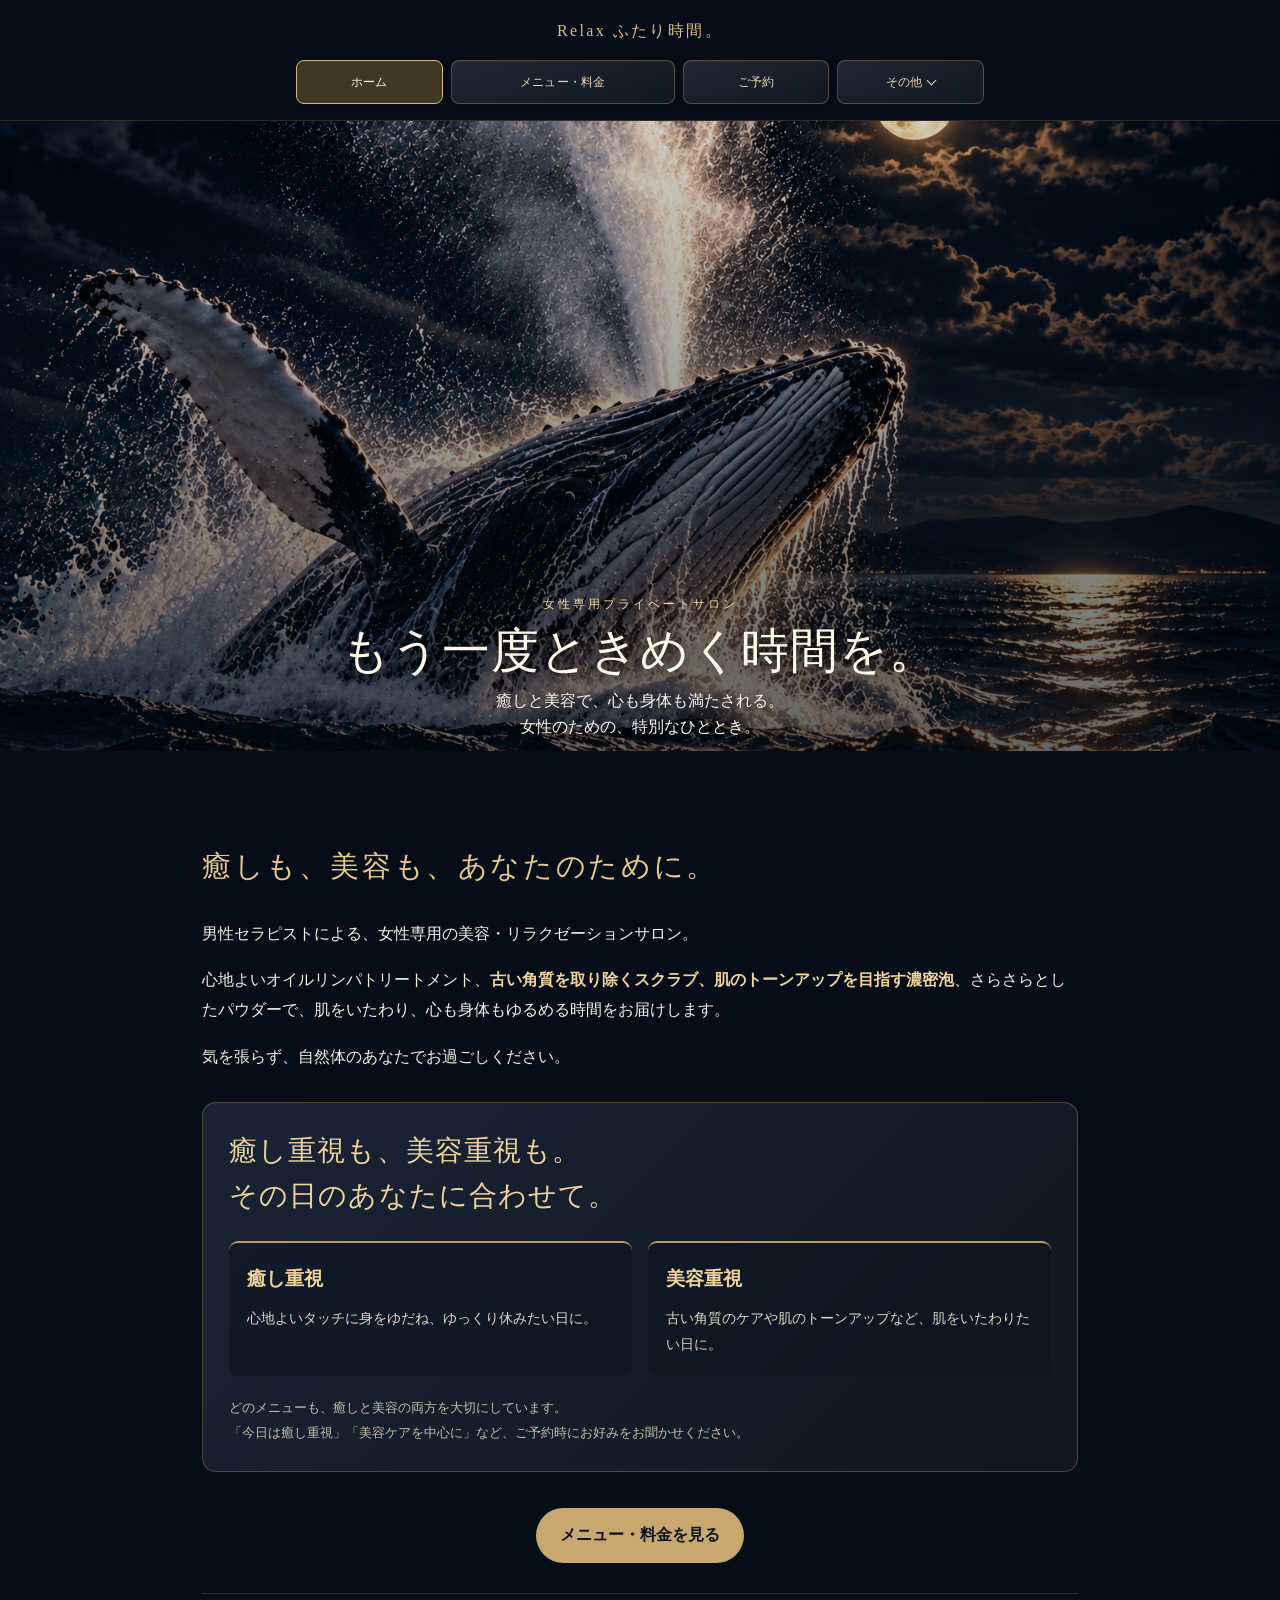
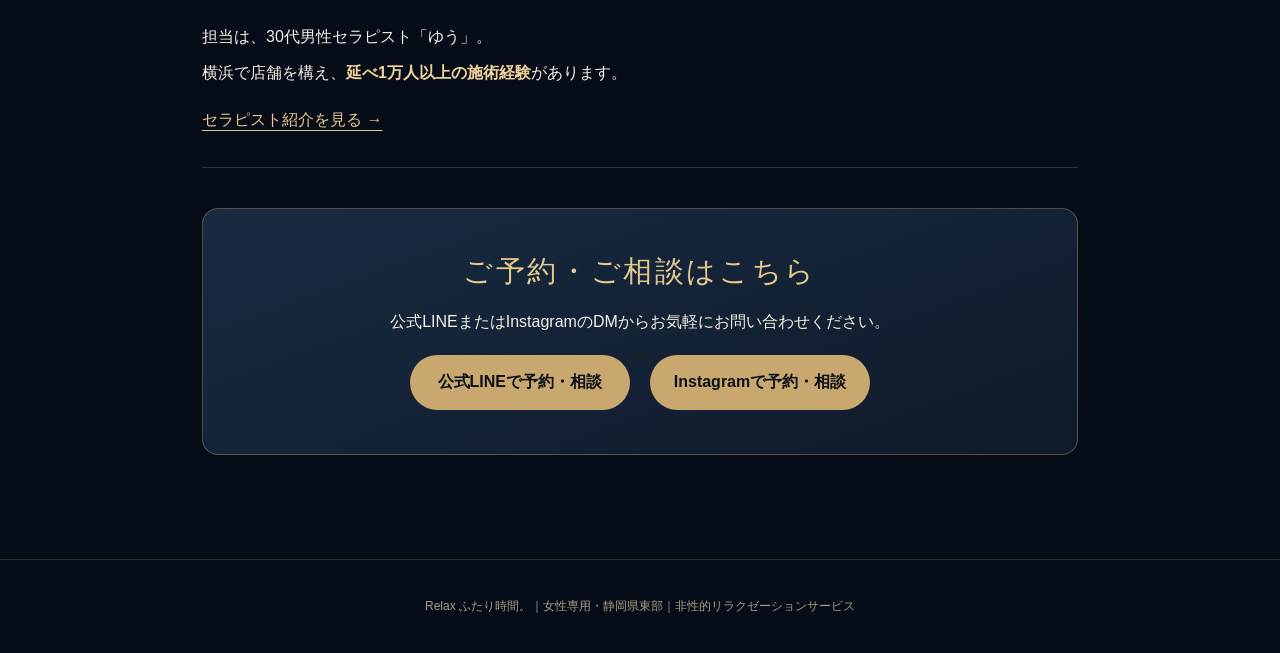
<file: index.html>
<!doctype html><html lang="ja"><head><meta charset="utf-8"><meta name="viewport" content="width=device-width,initial-scale=1"><meta name="theme-color" content="#070d18"><meta name="description" content="静岡県東部の女性専用リラクゼーション Relax ふたり時間。男性セラピストによるオイルリンパトリートメントと美容ケア。"><title>ホーム | Relax ふたり時間。</title><link rel="stylesheet" href="style.css?v=20261101-compact"><style>.care-choice{margin:30px 0 36px;padding:26px;border:1px solid #a68a5766;border-radius:14px;background:linear-gradient(135deg,#182335,#101721)}.care-choice h2{font-size:clamp(22px,4.6vw,28px);line-height:1.6;margin:0 0 22px;color:#eed39c;letter-spacing:.04em}.care-choice-grid{display:grid;grid-template-columns:1fr 1fr;gap:16px}.care-choice-grid>div{padding:18px;background:#080d1855;border-radius:9px;border-top:2px solid #b89b65}.care-choice h3{font-size:19px;color:#f0d49b;margin:0 0 8px}.care-choice p{font-size:14px;line-height:1.9;margin:0;color:#e0d7c7}.care-choice .care-choice-note{margin-top:20px;color:#c8bea9;font-size:13px}.therapist-brief{padding:22px 0;margin:30px 0;border-top:1px solid #a68a5744;border-bottom:1px solid #a68a5744}.therapist-brief p{margin:6px 0;line-height:1.9}.therapist-brief strong{color:#f0d49b}.therapist-brief a{display:inline-block;padding:10px 0;color:#e4c88e;text-underline-offset:5px}@media(max-width:550px){.care-choice{padding:22px 18px}.care-choice-grid{grid-template-columns:1fr;gap:12px}.care-choice-grid>div{padding:15px}.care-choice h2{font-size:23px}}</style></head><body><header><div class="brand">Relax ふたり時間。</div><nav class="compact-nav" aria-label="メインナビゲーション"><a href="index.html" aria-current="page">ホーム</a><a href="menu.html">メニュー・料金</a><a href="reservation.html">ご予約</a><details class="nav-more"><summary>その他</summary><div class="nav-more-links"><a href="concept.html">サロンの想い</a><a href="treatment.html">施術紹介</a><a href="therapist.html">セラピスト</a><a href="flow.html">ご利用の流れ</a><a href="faq.html">よくある質問</a></div></details></nav></header><section class="hero"><img class="hero-art" src="images/whale-moon-balanced-20261031.png" alt="月夜の海から飛び出して潮を吹く大きなクジラ"><div class="hero-copy"><div class="eyebrow">女性専用プライベートサロン</div><h1>もう一度ときめく時間を。</h1><p>癒しと美容で、心も身体も満たされる。<br>女性のための、特別なひととき。</p></div></section><main><h2>癒しも、美容も、あなたのために。</h2><p>男性セラピストによる、女性専用の美容・リラクゼーションサロン。</p><p>心地よいオイルリンパトリートメント、<strong style="color:#f0d49b">古い角質を取り除くスクラブ、肌のトーンアップを目指す濃密泡</strong>、さらさらとしたパウダーで、肌をいたわり、心も身体もゆるめる時間をお届けします。</p><p>気を張らず、自然体のあなたでお過ごしください。</p><section class="care-choice" aria-label="過ごし方を選ぶ"><h2>癒し重視も、美容重視も。<br>その日のあなたに合わせて。</h2><div class="care-choice-grid"><div><h3>癒し重視</h3><p>心地よいタッチに身をゆだね、ゆっくり休みたい日に。</p></div><div><h3>美容重視</h3><p>古い角質のケアや肌のトーンアップなど、肌をいたわりたい日に。</p></div></div><p class="care-choice-note">どのメニューも、癒しと美容の両方を大切にしています。<br>「今日は癒し重視」「美容ケアを中心に」など、ご予約時にお好みをお聞かせください。</p></section><p style="text-align:center;margin:28px 0"><a class="button" style="margin:0" href="menu.html">メニュー・料金を見る</a></p><div class="therapist-brief"><p>担当は、30代男性セラピスト「ゆう」。</p><p>横浜で店舗を構え、<strong>延べ1万人以上の施術経験</strong>があります。</p><a href="therapist.html">セラピスト紹介を見る →</a></div><div class="home-booking"><h2>ご予約・ご相談はこちら</h2><p>公式LINEまたはInstagramのDMからお気軽にお問い合わせください。</p><div class="booking-links"><a class="button" href="https://lin.ee/RE0n7UC">公式LINEで予約・相談</a><a class="button" href="https://www.instagram.com/numazu_futari/">Instagramで予約・相談</a></div></div></main><footer>Relax ふたり時間。｜女性専用・静岡県東部｜非性的リラクゼーションサービス</footer></body></html>
</file>
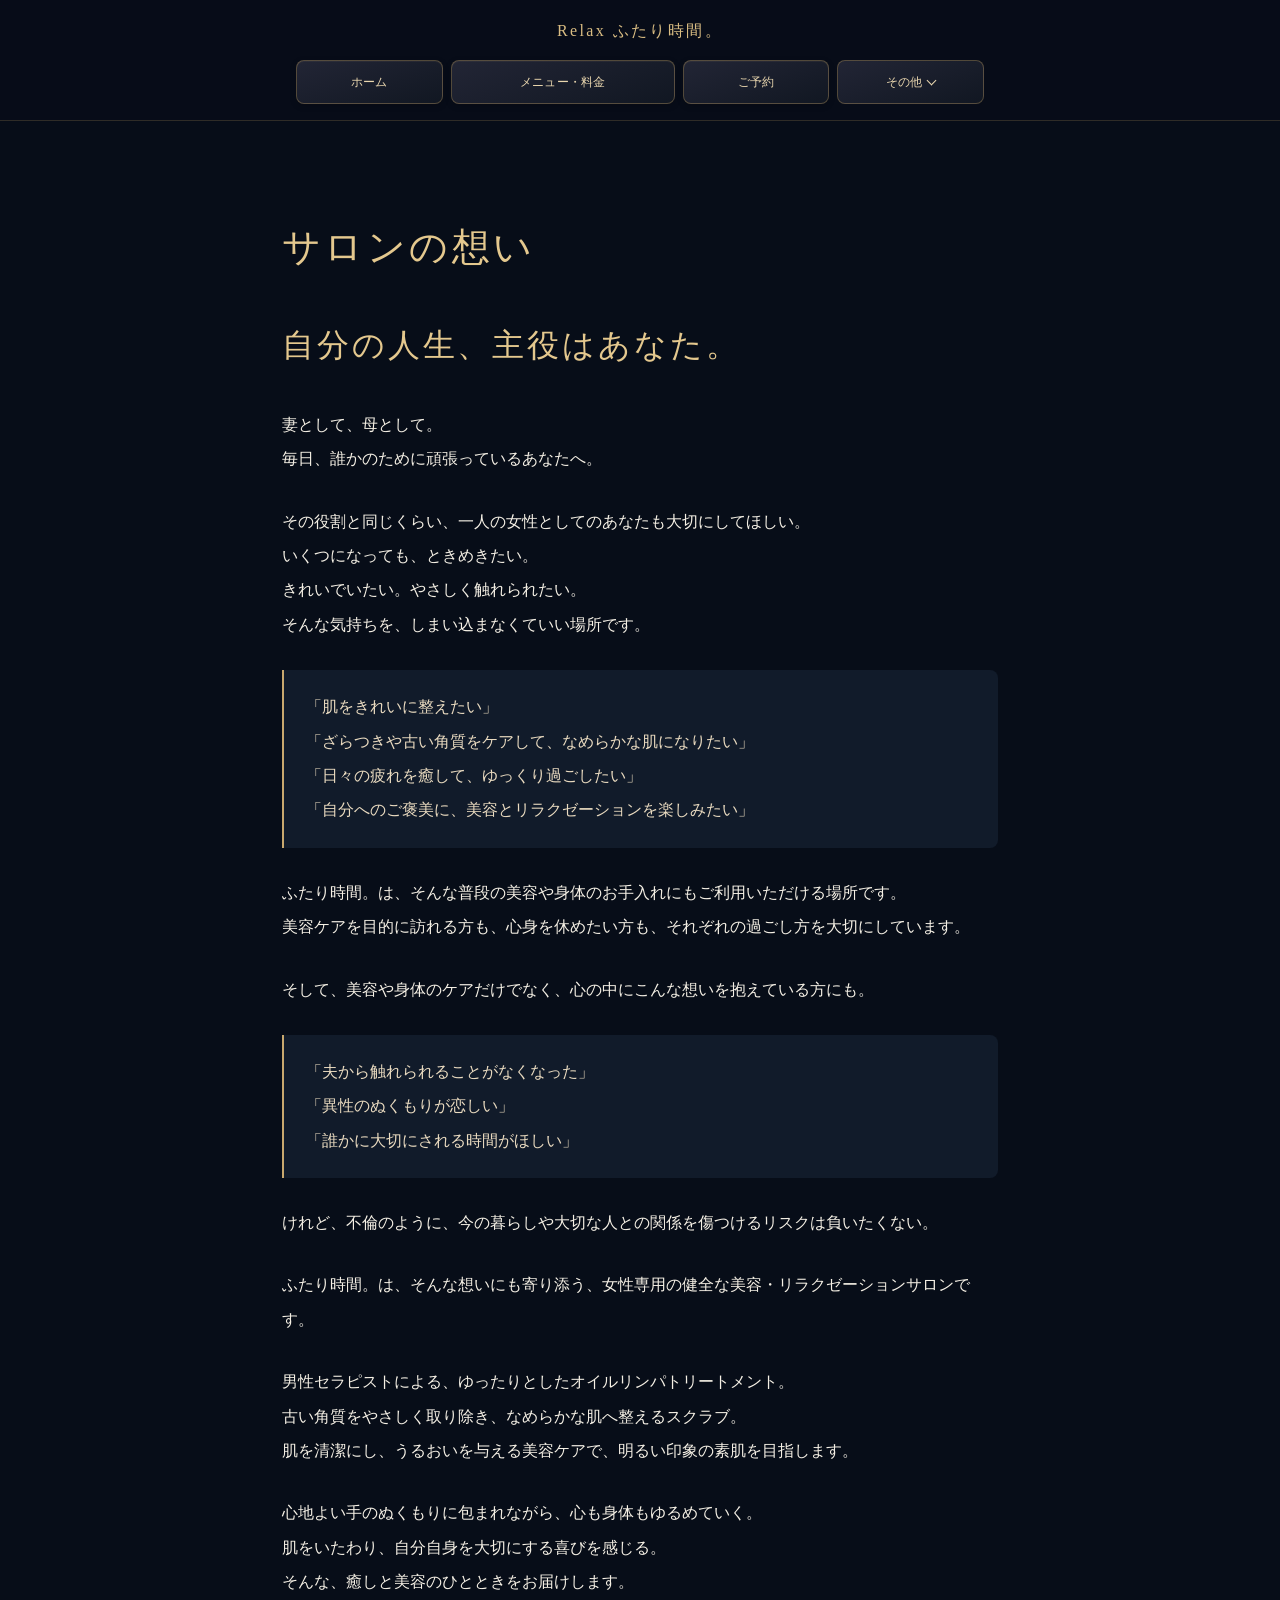
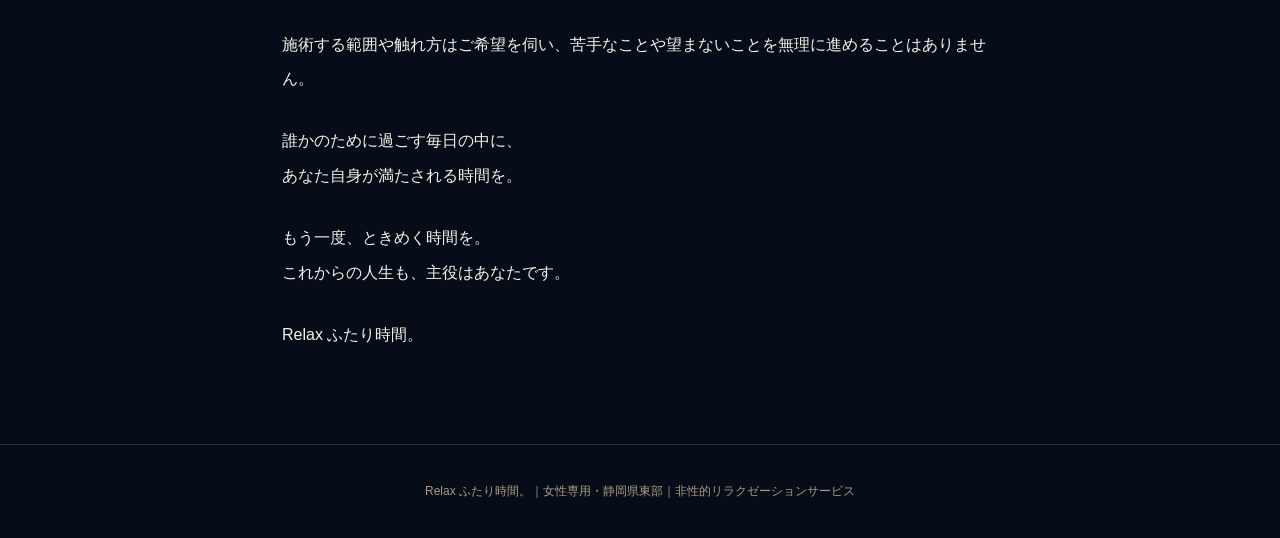
<file: concept.html>
<!doctype html><html lang="ja"><head><meta charset="utf-8"><meta name="viewport" content="width=device-width,initial-scale=1"><meta name="theme-color" content="#070d18"><meta name="description" content="静岡県東部の女性専用リラクゼーション Relax ふたり時間。男性セラピストによるオイルリンパトリートメントと美容ケア。"><title>サロンの想い | Relax ふたり時間。</title><link rel="stylesheet" href="style.css?v=20261101-compact"><style>.concept-story{max-width:760px}.concept-story h1{font-size:clamp(26px,5vw,38px);color:#e4c88e}.concept-story h2{font-size:clamp(23px,4.8vw,32px);margin:32px 0}.concept-story p{line-height:2.15;margin:0 0 28px;overflow-wrap:anywhere}.concept-wishes{padding:20px 22px;background:#111b2a;border-left:2px solid #c8a86e;border-radius:0 8px 8px 0;color:#eadbc0}@media(max-width:600px){.concept-story p{font-size:15px}.concept-wishes{padding:16px}}</style></head><body><header><div class="brand">Relax ふたり時間。</div><nav class="compact-nav" aria-label="メインナビゲーション"><a href="index.html">ホーム</a><a href="menu.html">メニュー・料金</a><a href="reservation.html">ご予約</a><details class="nav-more"><summary>その他</summary><div class="nav-more-links"><a href="concept.html" aria-current="page">サロンの想い</a><a href="treatment.html">施術紹介</a><a href="therapist.html">セラピスト</a><a href="flow.html">ご利用の流れ</a><a href="faq.html">よくある質問</a></div></details></nav></header><main class="concept-story"><h1>サロンの想い</h1><h2>自分の人生、主役はあなた。</h2><p>妻として、母として。<br>毎日、誰かのために頑張っているあなたへ。</p><p>その役割と同じくらい、一人の女性としてのあなたも大切にしてほしい。<br>いくつになっても、ときめきたい。<br>きれいでいたい。やさしく触れられたい。<br>そんな気持ちを、しまい込まなくていい場所です。</p><p class="concept-wishes">「肌をきれいに整えたい」<br>「ざらつきや古い角質をケアして、なめらかな肌になりたい」<br>「日々の疲れを癒して、ゆっくり過ごしたい」<br>「自分へのご褒美に、美容とリラクゼーションを楽しみたい」</p><p>ふたり時間。は、そんな普段の美容や身体のお手入れにもご利用いただける場所です。<br>美容ケアを目的に訪れる方も、心身を休めたい方も、それぞれの過ごし方を大切にしています。</p><p>そして、美容や身体のケアだけでなく、心の中にこんな想いを抱えている方にも。</p><p class="concept-wishes">「夫から触れられることがなくなった」<br>「異性のぬくもりが恋しい」<br>「誰かに大切にされる時間がほしい」</p><p>けれど、不倫のように、今の暮らしや大切な人との関係を傷つけるリスクは負いたくない。</p><p>ふたり時間。は、そんな想いにも寄り添う、女性専用の健全な美容・リラクゼーションサロンです。</p><p>男性セラピストによる、ゆったりとしたオイルリンパトリートメント。<br>古い角質をやさしく取り除き、なめらかな肌へ整えるスクラブ。<br>肌を清潔にし、うるおいを与える美容ケアで、明るい印象の素肌を目指します。</p><p>心地よい手のぬくもりに包まれながら、心も身体もゆるめていく。<br>肌をいたわり、自分自身を大切にする喜びを感じる。<br>そんな、癒しと美容のひとときをお届けします。</p><p>施術する範囲や触れ方はご希望を伺い、苦手なことや望まないことを無理に進めることはありません。</p><p>誰かのために過ごす毎日の中に、<br>あなた自身が満たされる時間を。</p><p>もう一度、ときめく時間を。<br>これからの人生も、主役はあなたです。</p><p>Relax ふたり時間。</p></main><footer>Relax ふたり時間。｜女性専用・静岡県東部｜非性的リラクゼーションサービス</footer></body></html>
</file>
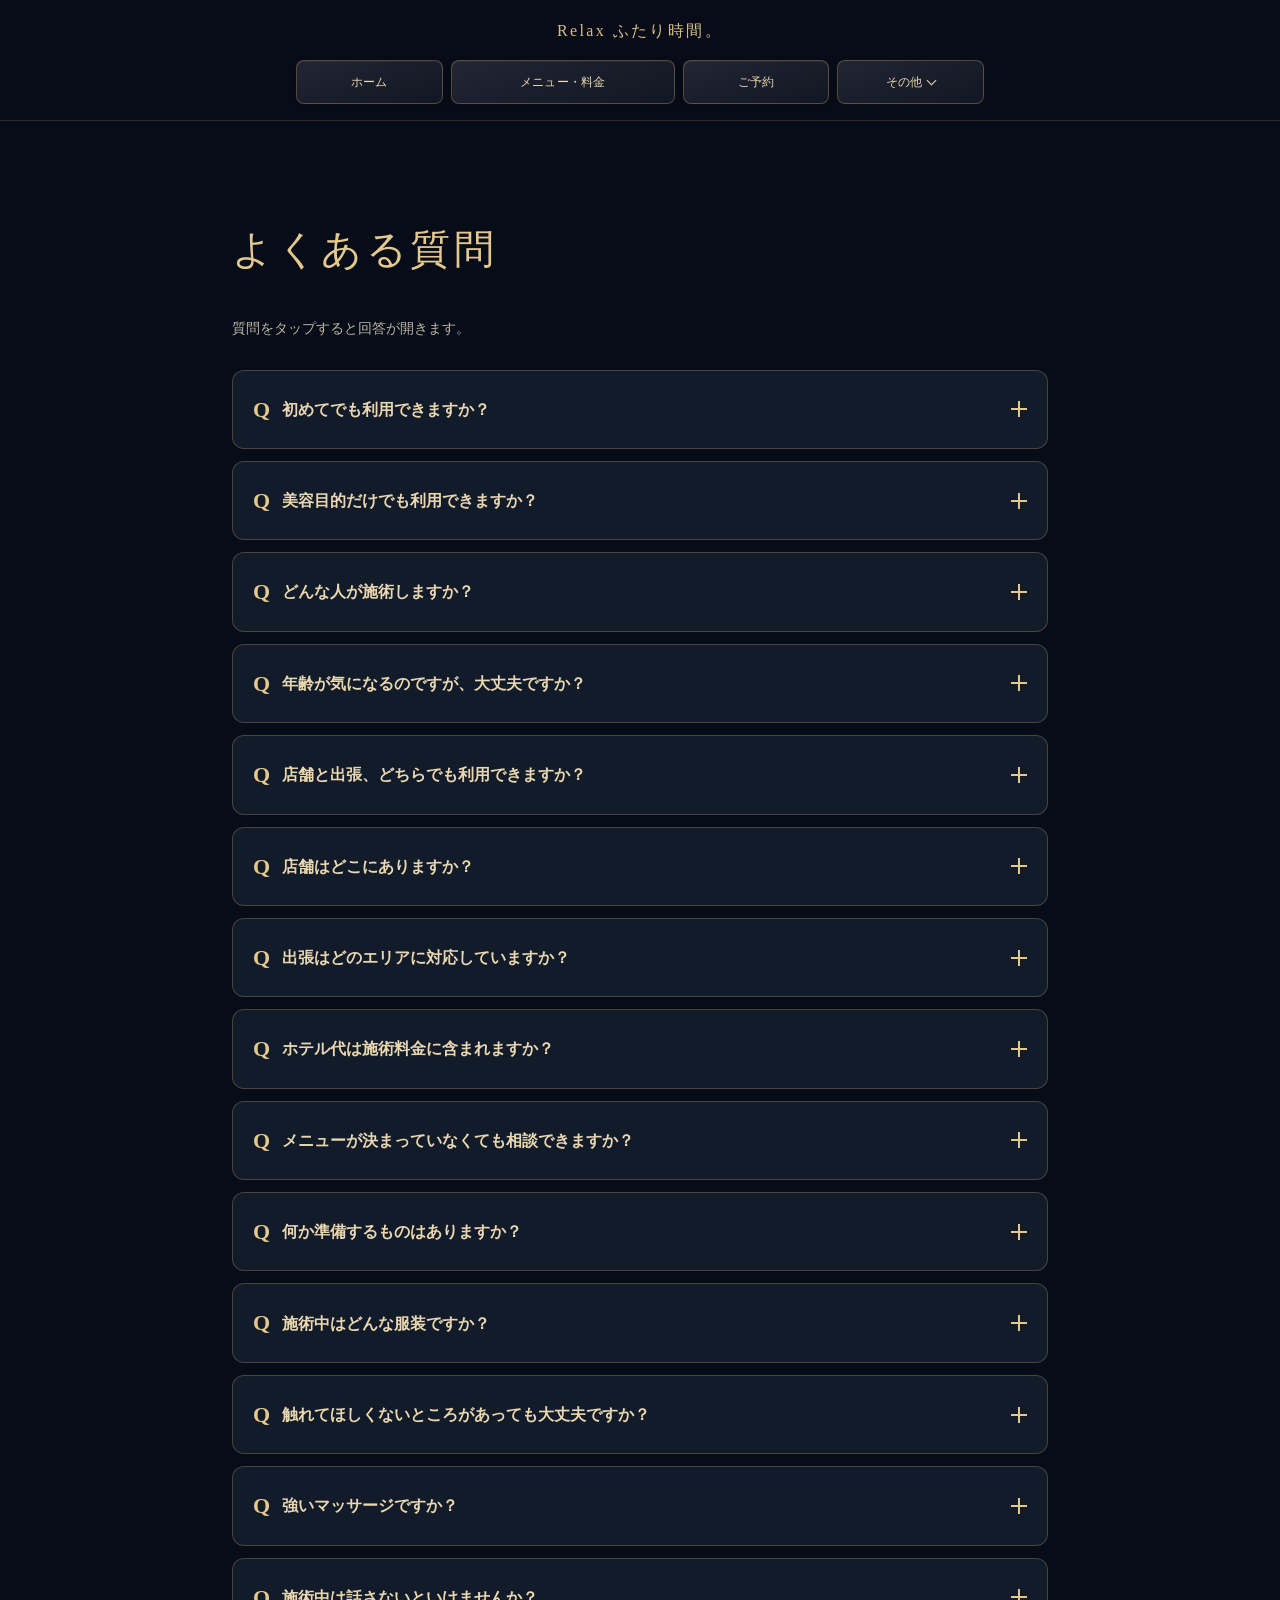
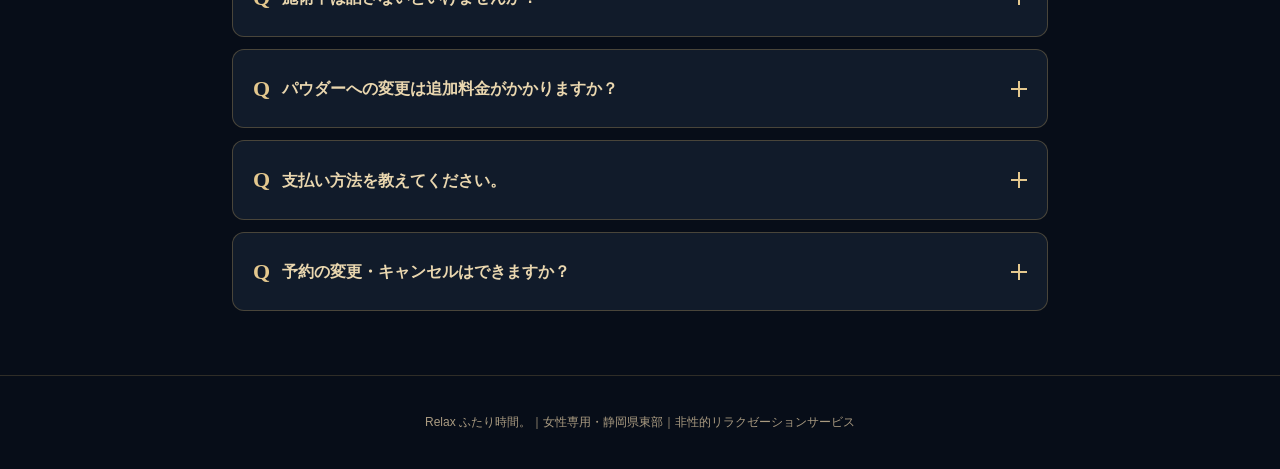
<file: faq.html>
<!doctype html><html lang="ja"><head><meta charset="utf-8"><meta name="viewport" content="width=device-width,initial-scale=1"><meta name="theme-color" content="#070d18"><meta name="description" content="静岡県東部の女性専用リラクゼーション Relax ふたり時間。男性セラピストによるオイルリンパトリートメントと美容ケア。"><title>よくある質問 | Relax ふたり時間。</title><link rel="stylesheet" href="style.css?v=20261101-compact"><style>.faq-guide{max-width:860px}.faq-guide h1{font-size:clamp(28px,5vw,40px);color:#e4c88e}.faq-hint{color:#bcb3a4;font-size:14px;margin-bottom:28px}.faq-list{display:grid;gap:12px}.faq-item{background:#111b2a;border:1px solid #a68a5760;border-radius:12px;overflow:hidden}.faq-item>summary{display:flex;align-items:center;gap:12px;list-style:none;cursor:pointer;padding:20px;color:#ead7af;line-height:1.7;font-weight:600;min-height:64px}.faq-item>summary::-webkit-details-marker{display:none}.faq-q{font-family:serif;font-size:22px;color:#e4c88e;flex-shrink:0}.faq-toggle{margin-left:auto;position:relative;width:16px;height:16px;flex:0 0 16px}.faq-toggle::before,.faq-toggle::after{content:"";position:absolute;background:#e4c88e;left:0;top:7px;width:16px;height:2px}.faq-toggle::after{transform:rotate(90deg)}.faq-item[open] .faq-toggle::after{transform:none}.faq-item[open]>summary{background:#c8a86e12;border-bottom:1px solid #a68a5733}.faq-answer{padding:22px 24px;color:#f0eadf;line-height:2}.faq-answer p{margin:0 0 18px}.faq-answer p:last-child{margin-bottom:0}.faq-item>summary:hover{background:#c8a86e12}.faq-item>summary:focus-visible{outline:2px solid #e4c88e;outline-offset:-4px}@media(max-width:600px){.faq-item>summary{padding:16px 14px;font-size:15px;gap:10px}.faq-answer{padding:18px;font-size:15px}}</style></head><body><header><div class="brand">Relax ふたり時間。</div><nav class="compact-nav" aria-label="メインナビゲーション"><a href="index.html">ホーム</a><a href="menu.html">メニュー・料金</a><a href="reservation.html">ご予約</a><details class="nav-more"><summary>その他</summary><div class="nav-more-links"><a href="concept.html">サロンの想い</a><a href="treatment.html">施術紹介</a><a href="therapist.html">セラピスト</a><a href="flow.html">ご利用の流れ</a><a href="faq.html" aria-current="page">よくある質問</a></div></details></nav></header><main class="faq-guide"><h1>よくある質問</h1><p class="faq-hint">質問をタップすると回答が開きます。</p><div class="faq-list"><details class="faq-item"><summary><span class="faq-q" aria-hidden="true">Q</span><span>初めてでも利用できますか？</span><span class="faq-toggle" aria-hidden="true"></span></summary><div class="faq-answer"><p>もちろんです。初めての方にも、施術の内容や流れを丁寧にご案内します。<br>気になることがあれば、ご予約前でも公式LINE・InstagramのDMからお気軽にご相談ください。</p></div></details><details class="faq-item"><summary><span class="faq-q" aria-hidden="true">Q</span><span>美容目的だけでも利用できますか？</span><span class="faq-toggle" aria-hidden="true"></span></summary><div class="faq-answer"><p>もちろんです。<br>スクラブによる角質ケアや濃密泡トリートメントなど、美容のお手入れとしてもご利用いただけます。<br>疲れを癒したい方、静かにリラックスしたい方も歓迎しています。</p></div></details><details class="faq-item"><summary><span class="faq-q" aria-hidden="true">Q</span><span>どんな人が施術しますか？</span><span class="faq-toggle" aria-hidden="true"></span></summary><div class="faq-answer"><p>30代の男性セラピスト「ゆう」が担当します。<br>横浜で店舗を構え、延べ1万人以上の施術を経験してきました。<br>かしこまりすぎず、自然体で過ごしていただける接し方を大切にしています。</p></div></details><details class="faq-item"><summary><span class="faq-q" aria-hidden="true">Q</span><span>年齢が気になるのですが、大丈夫ですか？</span><span class="faq-toggle" aria-hidden="true"></span></summary><div class="faq-answer"><p>年齢を気にして遠慮する必要はありません。<br>40代〜60代の女性にもご利用いただいています。<br>美容や癒しを楽しむ、自分のための時間としてお越しください。</p></div></details><details class="faq-item"><summary><span class="faq-q" aria-hidden="true">Q</span><span>店舗と出張、どちらでも利用できますか？</span><span class="faq-toggle" aria-hidden="true"></span></summary><div class="faq-answer"><p>店舗での施術と、ホテル・ご自宅への出張に対応しています。<br>店舗は19時以降のご案内となります。ご希望の場所と日時を、ご予約時にお知らせください。</p><p>よりゆったりとしたリラックスや癒しをお求めの方には、ホテルでの施術をおすすめしています。</p><p>濃密泡トリートメントと、泡を含むセットコースは、シャワー設備のあるホテルへの出張限定です。</p></div></details><details class="faq-item"><summary><span class="faq-q" aria-hidden="true">Q</span><span>店舗はどこにありますか？</span><span class="faq-toggle" aria-hidden="true"></span></summary><div class="faq-answer"><p>ららぽーと沼津付近です。<br>住所は一般公開しておらず、ご予約確定後、ご利用当日に詳しい場所をご案内します。</p></div></details><details class="faq-item"><summary><span class="faq-q" aria-hidden="true">Q</span><span>出張はどのエリアに対応していますか？</span><span class="faq-toggle" aria-hidden="true"></span></summary><div class="faq-answer"><p>静岡県東部を中心に対応しています。<br>ホテル・ご自宅のある市町村を添えて、お問い合わせください。<br>対応可否や料金は、ご予約前にご案内します。</p></div></details><details class="faq-item"><summary><span class="faq-q" aria-hidden="true">Q</span><span>ホテル代は施術料金に含まれますか？</span><span class="faq-toggle" aria-hidden="true"></span></summary><div class="faq-answer"><p>ホテル代は施術料金とは別に、お客様のご負担となります。<br>ご利用場所について分からないことがあれば、ご予約時にご相談ください。</p></div></details><details class="faq-item"><summary><span class="faq-q" aria-hidden="true">Q</span><span>メニューが決まっていなくても相談できますか？</span><span class="faq-toggle" aria-hidden="true"></span></summary><div class="faq-answer"><p>はい、大丈夫です。<br>「肌のざらつきが気になる」「ゆっくり癒されたい」「泡やパウダーを試したい」など、ご希望をお聞かせください。<br>目的やお好みに合わせて、一緒にメニューを選びます。</p></div></details><details class="faq-item"><summary><span class="faq-q" aria-hidden="true">Q</span><span>何か準備するものはありますか？</span><span class="faq-toggle" aria-hidden="true"></span></summary><div class="faq-answer"><p>お客様にご用意いただくものはありません。<br>施術に必要なものはこちらで準備しますので、気負わずにお越しください。出張の場合も同様です。</p></div></details><details class="faq-item"><summary><span class="faq-q" aria-hidden="true">Q</span><span>施術中はどんな服装ですか？</span><span class="faq-toggle" aria-hidden="true"></span></summary><div class="faq-answer"><p>メニューに合わせたお着替えや、タオルでの覆い方をご案内します。<br>肌の露出が気になる方は、事前にご相談ください。ご希望を伺いながら進めます。</p></div></details><details class="faq-item"><summary><span class="faq-q" aria-hidden="true">Q</span><span>触れてほしくないところがあっても大丈夫ですか？</span><span class="faq-toggle" aria-hidden="true"></span></summary><div class="faq-answer"><p>もちろんです。<br>触れてほしくないところや苦手なことは、遠慮なくお伝えください。<br>施術が始まってからでも、ご希望に合わせて調整します。</p></div></details><details class="faq-item"><summary><span class="faq-q" aria-hidden="true">Q</span><span>強いマッサージですか？</span><span class="faq-toggle" aria-hidden="true"></span></summary><div class="faq-answer"><p>強く押したり、揉みほぐしたりする施術ではありません。<br>老廃物や余分な水分を運ぶリンパの流れを意識し、やさしくなで流すようなタッチで施術します。心地よさとリラックスを大切にしています。</p><p>もし強く感じたり、違和感があったりした場合は、気軽にお声がけください。力加減を調整します。</p></div></details><details class="faq-item"><summary><span class="faq-q" aria-hidden="true">Q</span><span>施術中は話さないといけませんか？</span><span class="faq-toggle" aria-hidden="true"></span></summary><div class="faq-answer"><p>無理にお話しいただく必要はありません。<br>会話を楽しみたい日も、静かに休みたい日も、その日の気分に合わせてお過ごしください。</p></div></details><details class="faq-item"><summary><span class="faq-q" aria-hidden="true">Q</span><span>パウダーへの変更は追加料金がかかりますか？</span><span class="faq-toggle" aria-hidden="true"></span></summary><div class="faq-answer"><p>追加料金はかかりません。<br>オイル施術時間の一部を、パウダートリートメントに変更できます。<br>ご希望の方は、ご予約時にお知らせください。</p></div></details><details class="faq-item"><summary><span class="faq-q" aria-hidden="true">Q</span><span>支払い方法を教えてください。</span><span class="faq-toggle" aria-hidden="true"></span></summary><div class="faq-answer"><p>現金、またはPayPayでお支払いいただけます。</p></div></details><details class="faq-item"><summary><span class="faq-q" aria-hidden="true">Q</span><span>予約の変更・キャンセルはできますか？</span><span class="faq-toggle" aria-hidden="true"></span></summary><div class="faq-answer"><p>ご予約確定後の変更・キャンセルは、原則としてお受けしておりません。<br>日時や内容をご確認のうえ、ご予約をお願いいたします。</p></div></details></div></main><footer>Relax ふたり時間。｜女性専用・静岡県東部｜非性的リラクゼーションサービス</footer><!-- FAQ publication retry: 20261101 -->
</body></html>
</file>
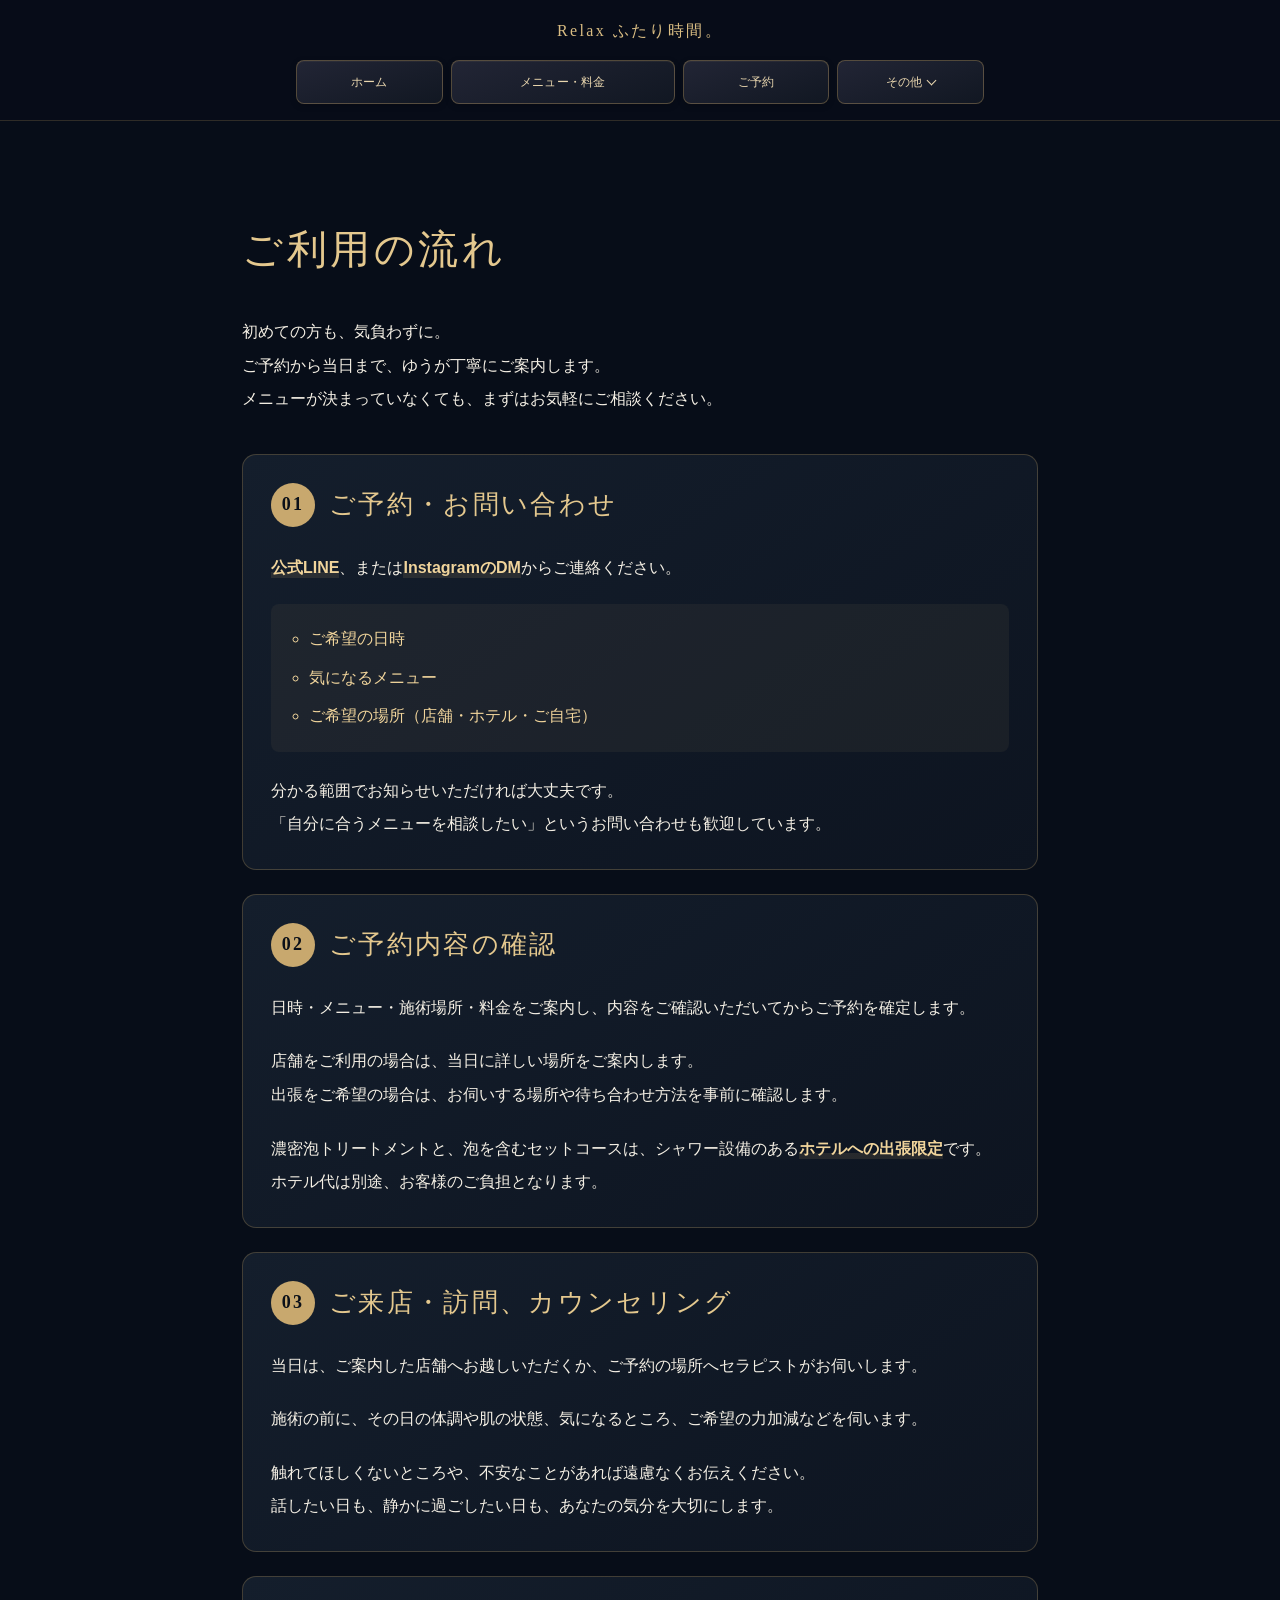
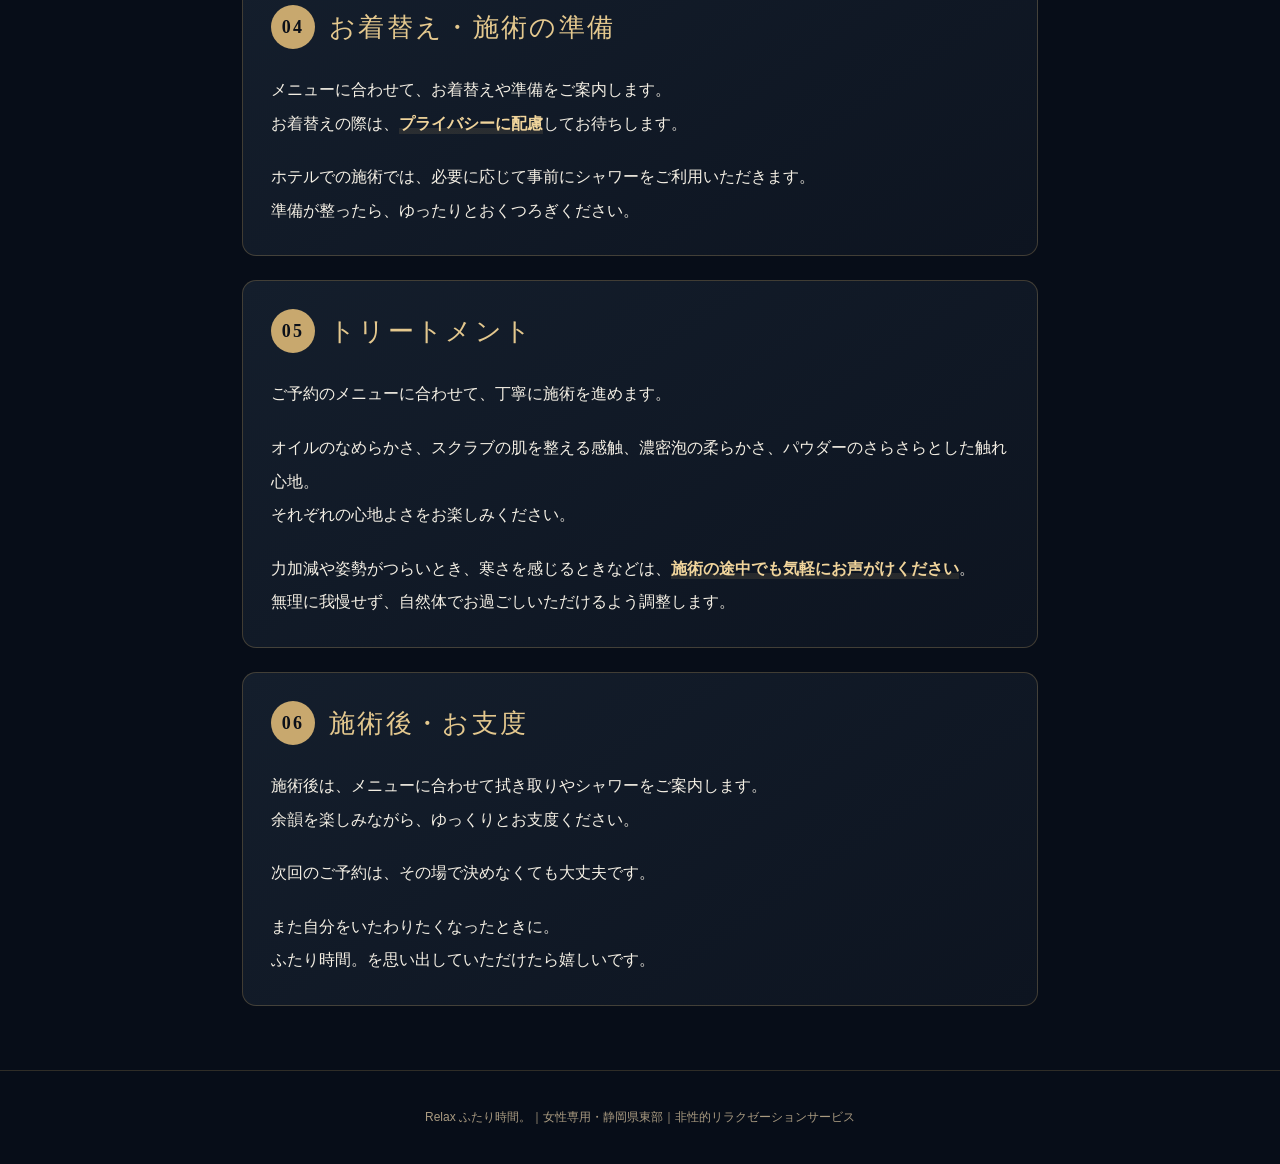
<file: flow.html>
<!doctype html><html lang="ja"><head><meta charset="utf-8"><meta name="viewport" content="width=device-width,initial-scale=1"><meta name="theme-color" content="#070d18"><meta name="description" content="静岡県東部の女性専用リラクゼーション Relax ふたり時間。男性セラピストによるオイルリンパトリートメントと美容ケア。"><title>ご利用の流れ | Relax ふたり時間。</title><link rel="stylesheet" href="style.css?v=20261101-compact"><style>.flow-guide{max-width:840px}.flow-guide h1{font-size:clamp(28px,5vw,40px);color:#e4c88e}.flow-intro{margin:24px 0 38px}.flow-guide p{line-height:2.1;margin:0 0 20px}.flow-steps{list-style:none;padding:0;margin:0;display:grid;gap:24px}.flow-step{padding:28px;background:linear-gradient(145deg,#141e2c,#0d1420);border:1px solid #a68a5755;border-radius:14px}.flow-step h2{display:flex;align-items:center;gap:14px;font-size:clamp(20px,4vw,26px);line-height:1.5;margin:0 0 24px}.flow-number{display:flex;align-items:center;justify-content:center;flex-shrink:0;width:44px;height:44px;border-radius:50%;background:#c8a86e;color:#0b1019;font:600 18px Georgia,serif}.flow-step p:last-child{margin-bottom:0}.flow-checklist{padding:16px 20px 16px 38px;background:#c8a86e10;border-radius:8px;margin:0 0 22px;color:#f0d49b}.flow-checklist li{padding:4px 0}@media(max-width:600px){.flow-step{padding:22px 18px}.flow-step h2{gap:10px;font-size:20px}.flow-number{width:36px;height:36px;font-size:16px}.flow-guide p{font-size:15px}}</style><style>main strong.key-point{font-weight:700;color:#f0d49b;background:linear-gradient(transparent 70%,#c8a86e22 70%);padding-bottom:2px}</style></head><body><header><div class="brand">Relax ふたり時間。</div><nav class="compact-nav" aria-label="メインナビゲーション"><a href="index.html">ホーム</a><a href="menu.html">メニュー・料金</a><a href="reservation.html">ご予約</a><details class="nav-more"><summary>その他</summary><div class="nav-more-links"><a href="concept.html">サロンの想い</a><a href="treatment.html">施術紹介</a><a href="therapist.html">セラピスト</a><a href="flow.html" aria-current="page">ご利用の流れ</a><a href="faq.html">よくある質問</a></div></details></nav></header><main class="flow-guide"><h1>ご利用の流れ</h1><div class="flow-intro"><p>初めての方も、気負わずに。<br>ご予約から当日まで、ゆうが丁寧にご案内します。<br>メニューが決まっていなくても、まずはお気軽にご相談ください。</p></div><ol class="flow-steps"><li class="flow-step"><h2><span class="flow-number" aria-hidden="true">01</span>ご予約・お問い合わせ</h2><p><strong class="key-point">公式LINE</strong>、または<strong class="key-point">InstagramのDM</strong>からご連絡ください。</p><ul class="flow-checklist"><li>ご希望の日時</li><li>気になるメニュー</li><li>ご希望の場所（店舗・ホテル・ご自宅）</li></ul><p>分かる範囲でお知らせいただければ大丈夫です。<br>「自分に合うメニューを相談したい」というお問い合わせも歓迎しています。</p></li><li class="flow-step"><h2><span class="flow-number" aria-hidden="true">02</span>ご予約内容の確認</h2><p>日時・メニュー・施術場所・料金をご案内し、内容をご確認いただいてからご予約を確定します。</p><p>店舗をご利用の場合は、当日に詳しい場所をご案内します。<br>出張をご希望の場合は、お伺いする場所や待ち合わせ方法を事前に確認します。</p><p>濃密泡トリートメントと、泡を含むセットコースは、シャワー設備のある<strong class="key-point">ホテルへの出張限定</strong>です。<br>ホテル代は別途、お客様のご負担となります。</p></li><li class="flow-step"><h2><span class="flow-number" aria-hidden="true">03</span>ご来店・訪問、カウンセリング</h2><p>当日は、ご案内した店舗へお越しいただくか、ご予約の場所へセラピストがお伺いします。</p><p>施術の前に、その日の体調や肌の状態、気になるところ、ご希望の力加減などを伺います。</p><p>触れてほしくないところや、不安なことがあれば遠慮なくお伝えください。<br>話したい日も、静かに過ごしたい日も、あなたの気分を大切にします。</p></li><li class="flow-step"><h2><span class="flow-number" aria-hidden="true">04</span>お着替え・施術の準備</h2><p>メニューに合わせて、お着替えや準備をご案内します。<br>お着替えの際は、<strong class="key-point">プライバシーに配慮</strong>してお待ちします。</p><p>ホテルでの施術では、必要に応じて事前にシャワーをご利用いただきます。<br>準備が整ったら、ゆったりとおくつろぎください。</p></li><li class="flow-step"><h2><span class="flow-number" aria-hidden="true">05</span>トリートメント</h2><p>ご予約のメニューに合わせて、丁寧に施術を進めます。</p><p>オイルのなめらかさ、スクラブの肌を整える感触、濃密泡の柔らかさ、パウダーのさらさらとした触れ心地。<br>それぞれの心地よさをお楽しみください。</p><p>力加減や姿勢がつらいとき、寒さを感じるときなどは、<strong class="key-point">施術の途中でも気軽にお声がけください</strong>。<br>無理に我慢せず、自然体でお過ごしいただけるよう調整します。</p></li><li class="flow-step"><h2><span class="flow-number" aria-hidden="true">06</span>施術後・お支度</h2><p>施術後は、メニューに合わせて拭き取りやシャワーをご案内します。<br>余韻を楽しみながら、ゆっくりとお支度ください。</p><p>次回のご予約は、その場で決めなくても大丈夫です。</p><p>また自分をいたわりたくなったときに。<br>ふたり時間。を思い出していただけたら嬉しいです。</p></li></ol></main><footer>Relax ふたり時間。｜女性専用・静岡県東部｜非性的リラクゼーションサービス</footer></body></html>
</file>
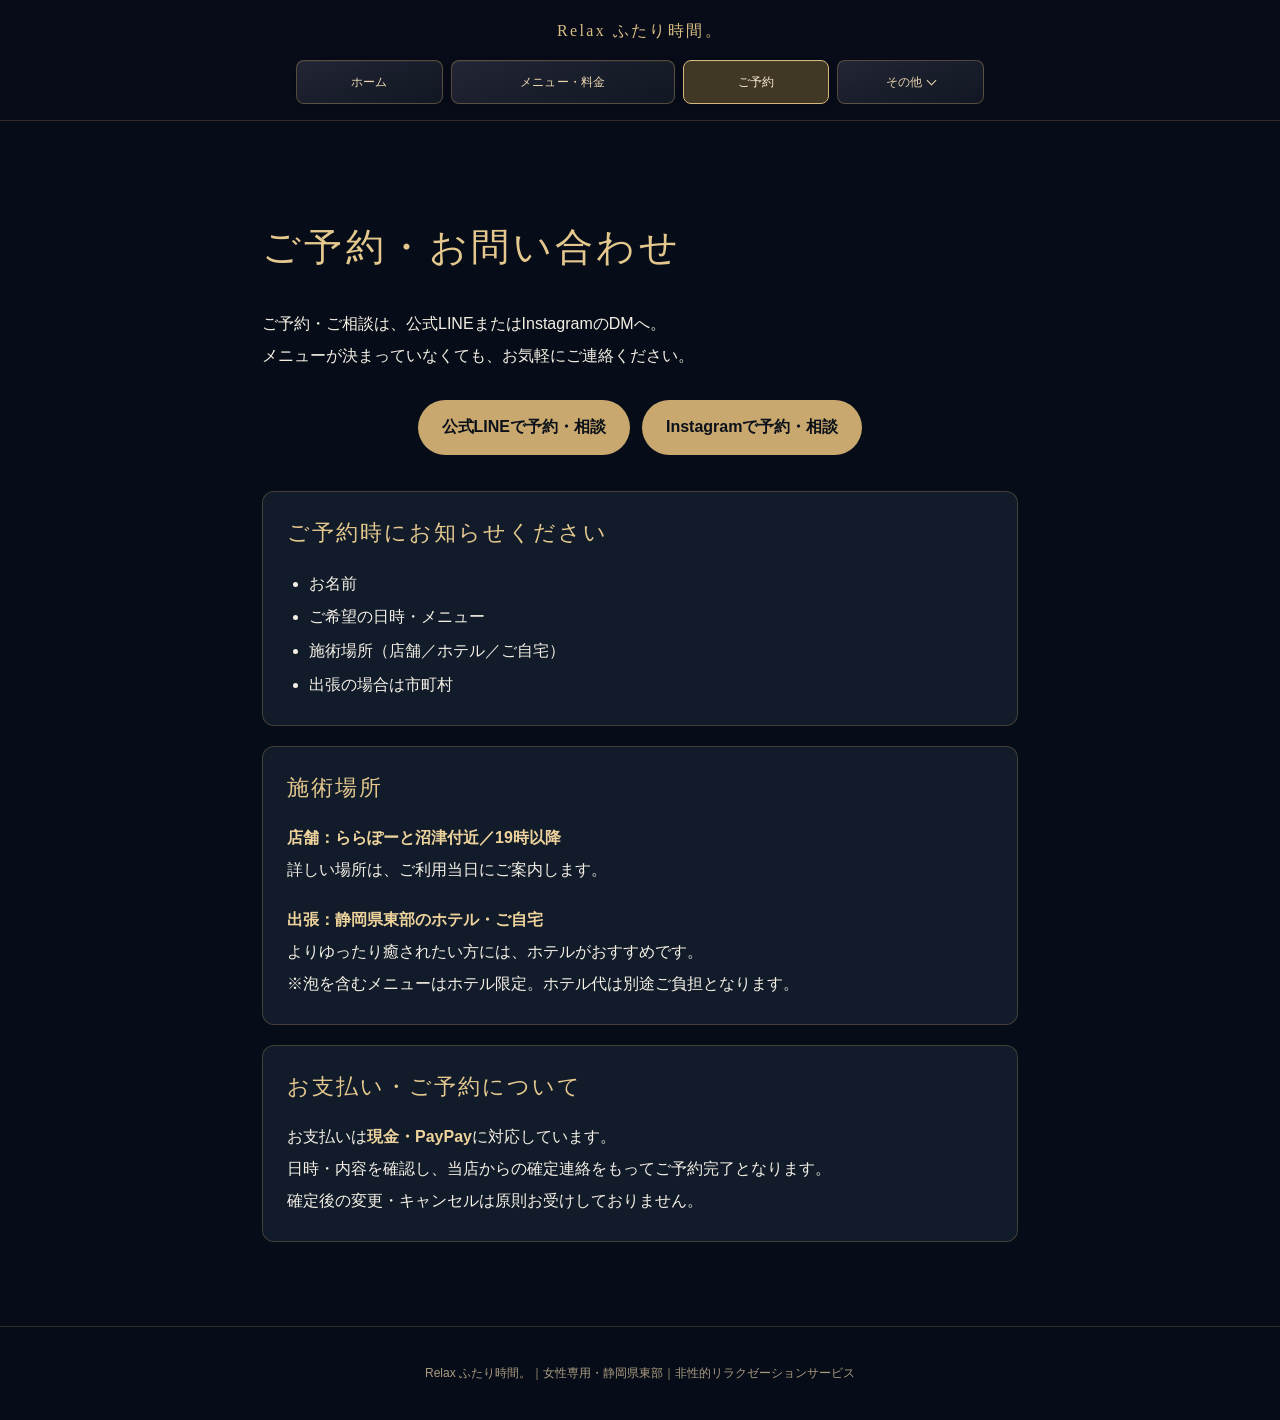
<file: reservation.html>
<!doctype html><html lang="ja"><head><meta charset="utf-8"><meta name="viewport" content="width=device-width,initial-scale=1"><meta name="theme-color" content="#070d18"><meta name="description" content="静岡県東部の女性専用リラクゼーション Relax ふたり時間。男性セラピストによるオイルリンパトリートメントと美容ケア。"><title>ご予約・お問い合わせ | Relax ふたり時間。</title><link rel="stylesheet" href="style.css?v=20261101-compact"><style>.reservation-guide{max-width:800px}.reservation-guide h1{font-size:clamp(25px,5vw,38px);color:#e4c88e}.reservation-guide p{line-height:2;margin:0 0 18px}.reservation-guide strong{color:#eed39c}.reservation-buttons{display:flex;justify-content:center;gap:12px;flex-wrap:wrap;margin:28px 0 36px}.reservation-buttons .button{margin:0;text-align:center}.reservation-card{margin:20px 0;padding:24px;background:#111b2a;border:1px solid #a68a5755;border-radius:12px}.reservation-card h2{font-size:22px;line-height:1.5;margin:0 0 18px}.reservation-card ul{margin:0;padding-left:1.4em;line-height:2.1}.reservation-card p:last-child{margin:0}@media(max-width:600px){.reservation-buttons{flex-direction:column}.reservation-card{padding:20px 18px}.reservation-guide p,.reservation-card li{font-size:15px}}</style></head><body><header><div class="brand">Relax ふたり時間。</div><nav class="compact-nav" aria-label="メインナビゲーション"><a href="index.html">ホーム</a><a href="menu.html">メニュー・料金</a><a href="reservation.html" aria-current="page">ご予約</a><details class="nav-more"><summary>その他</summary><div class="nav-more-links"><a href="concept.html">サロンの想い</a><a href="treatment.html">施術紹介</a><a href="therapist.html">セラピスト</a><a href="flow.html">ご利用の流れ</a><a href="faq.html">よくある質問</a></div></details></nav></header><main class="reservation-guide"><h1>ご予約・お問い合わせ</h1><p>ご予約・ご相談は、公式LINEまたはInstagramのDMへ。<br>メニューが決まっていなくても、お気軽にご連絡ください。</p><div class="reservation-buttons"><a class="button" href="https://lin.ee/RE0n7UC">公式LINEで予約・相談</a><a class="button" href="https://www.instagram.com/numazu_futari/">Instagramで予約・相談</a></div><section class="reservation-card"><h2>ご予約時にお知らせください</h2><ul><li>お名前</li><li>ご希望の日時・メニュー</li><li>施術場所（店舗／ホテル／ご自宅）</li><li>出張の場合は市町村</li></ul></section><section class="reservation-card"><h2>施術場所</h2><p><strong>店舗：ららぽーと沼津付近／19時以降</strong><br>詳しい場所は、ご利用当日にご案内します。</p><p><strong>出張：静岡県東部のホテル・ご自宅</strong><br>よりゆったり癒されたい方には、ホテルがおすすめです。<br>※泡を含むメニューはホテル限定。ホテル代は別途ご負担となります。</p></section><section class="reservation-card"><h2>お支払い・ご予約について</h2><p>お支払いは<strong>現金・PayPay</strong>に対応しています。<br>日時・内容を確認し、当店からの確定連絡をもってご予約完了となります。<br>確定後の変更・キャンセルは原則お受けしておりません。</p></section></main><footer>Relax ふたり時間。｜女性専用・静岡県東部｜非性的リラクゼーションサービス</footer></body></html>
</file>
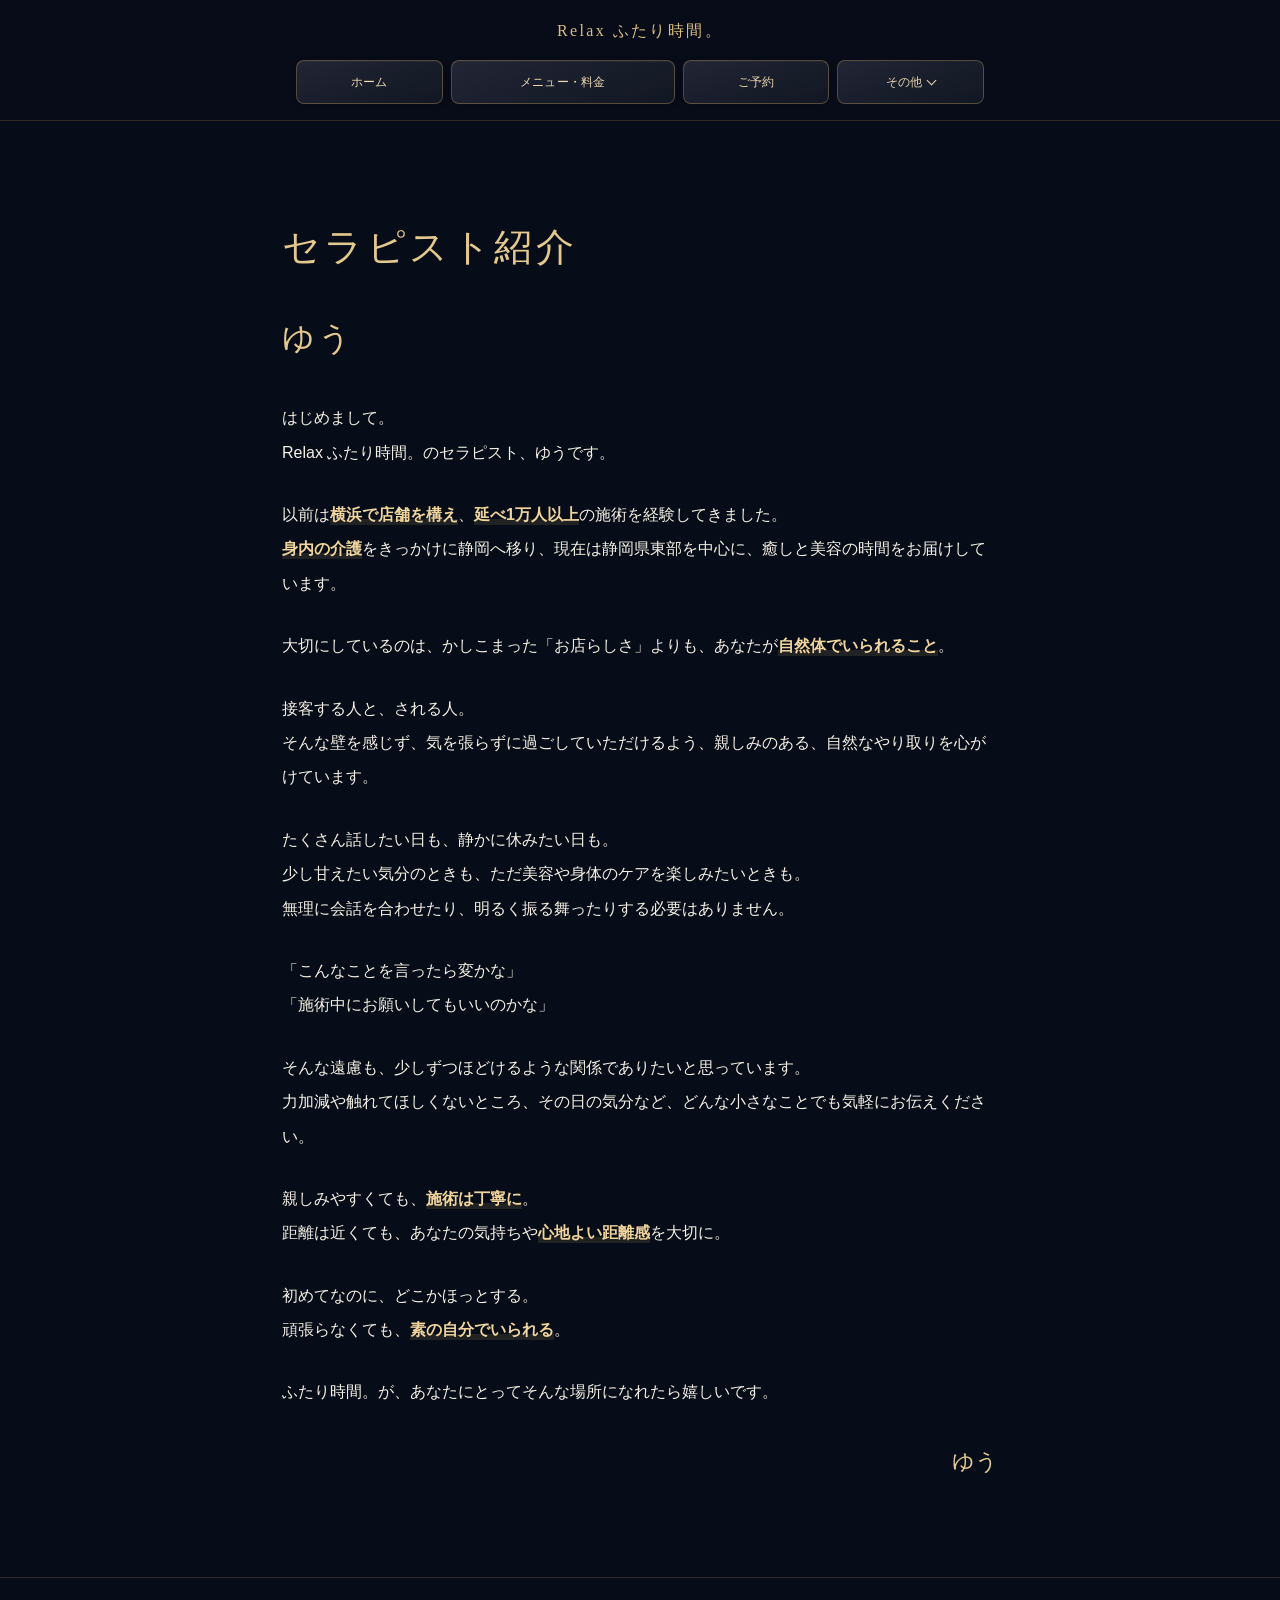
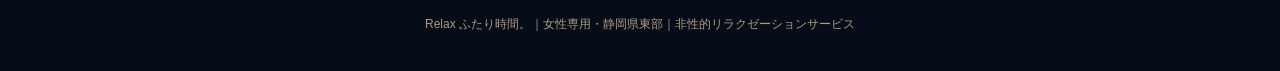
<file: therapist.html>
<!doctype html><html lang="ja"><head><meta charset="utf-8"><meta name="viewport" content="width=device-width,initial-scale=1"><meta name="theme-color" content="#070d18"><meta name="description" content="静岡県東部の女性専用リラクゼーション Relax ふたり時間。男性セラピストによるオイルリンパトリートメントと美容ケア。"><title>セラピスト | Relax ふたり時間。</title><link rel="stylesheet" href="style.css?v=20261101-compact"><style>.therapist-story{max-width:760px}.therapist-story h1{font-size:clamp(26px,5vw,38px);color:#e4c88e}.therapist-story h2{font-size:32px;margin:24px 0 32px}.therapist-story p{line-height:2.15;margin:0 0 28px;overflow-wrap:anywhere}.therapist-story p:last-child{color:#e4c88e;text-align:right;font-family:serif;font-size:22px}@media(max-width:600px){.therapist-story p{font-size:15px}}</style><style>main strong.key-point{font-weight:700;color:#f0d49b;background:linear-gradient(transparent 70%,#c8a86e22 70%);padding-bottom:2px}</style></head><body><header><div class="brand">Relax ふたり時間。</div><nav class="compact-nav" aria-label="メインナビゲーション"><a href="index.html">ホーム</a><a href="menu.html">メニュー・料金</a><a href="reservation.html">ご予約</a><details class="nav-more"><summary>その他</summary><div class="nav-more-links"><a href="concept.html">サロンの想い</a><a href="treatment.html">施術紹介</a><a href="therapist.html" aria-current="page">セラピスト</a><a href="flow.html">ご利用の流れ</a><a href="faq.html">よくある質問</a></div></details></nav></header><main class="therapist-story"><h1>セラピスト紹介</h1><h2>ゆう</h2><p>はじめまして。<br>Relax ふたり時間。のセラピスト、ゆうです。</p><p>以前は<strong class="key-point">横浜で店舗を構え</strong>、<strong class="key-point">延べ1万人以上</strong>の施術を経験してきました。<br><strong class="key-point">身内の介護</strong>をきっかけに静岡へ移り、現在は静岡県東部を中心に、癒しと美容の時間をお届けしています。</p><p>大切にしているのは、かしこまった「お店らしさ」よりも、あなたが<strong class="key-point">自然体でいられること</strong>。</p><p>接客する人と、される人。<br>そんな壁を感じず、気を張らずに過ごしていただけるよう、親しみのある、自然なやり取りを心がけています。</p><p>たくさん話したい日も、静かに休みたい日も。<br>少し甘えたい気分のときも、ただ美容や身体のケアを楽しみたいときも。<br>無理に会話を合わせたり、明るく振る舞ったりする必要はありません。</p><p>「こんなことを言ったら変かな」<br>「施術中にお願いしてもいいのかな」</p><p>そんな遠慮も、少しずつほどけるような関係でありたいと思っています。<br>力加減や触れてほしくないところ、その日の気分など、どんな小さなことでも気軽にお伝えください。</p><p>親しみやすくても、<strong class="key-point">施術は丁寧に</strong>。<br>距離は近くても、あなたの気持ちや<strong class="key-point">心地よい距離感</strong>を大切に。</p><p>初めてなのに、どこかほっとする。<br>頑張らなくても、<strong class="key-point">素の自分でいられる</strong>。</p><p>ふたり時間。が、あなたにとってそんな場所になれたら嬉しいです。</p><p>ゆう</p></main><footer>Relax ふたり時間。｜女性専用・静岡県東部｜非性的リラクゼーションサービス</footer></body></html>
</file>
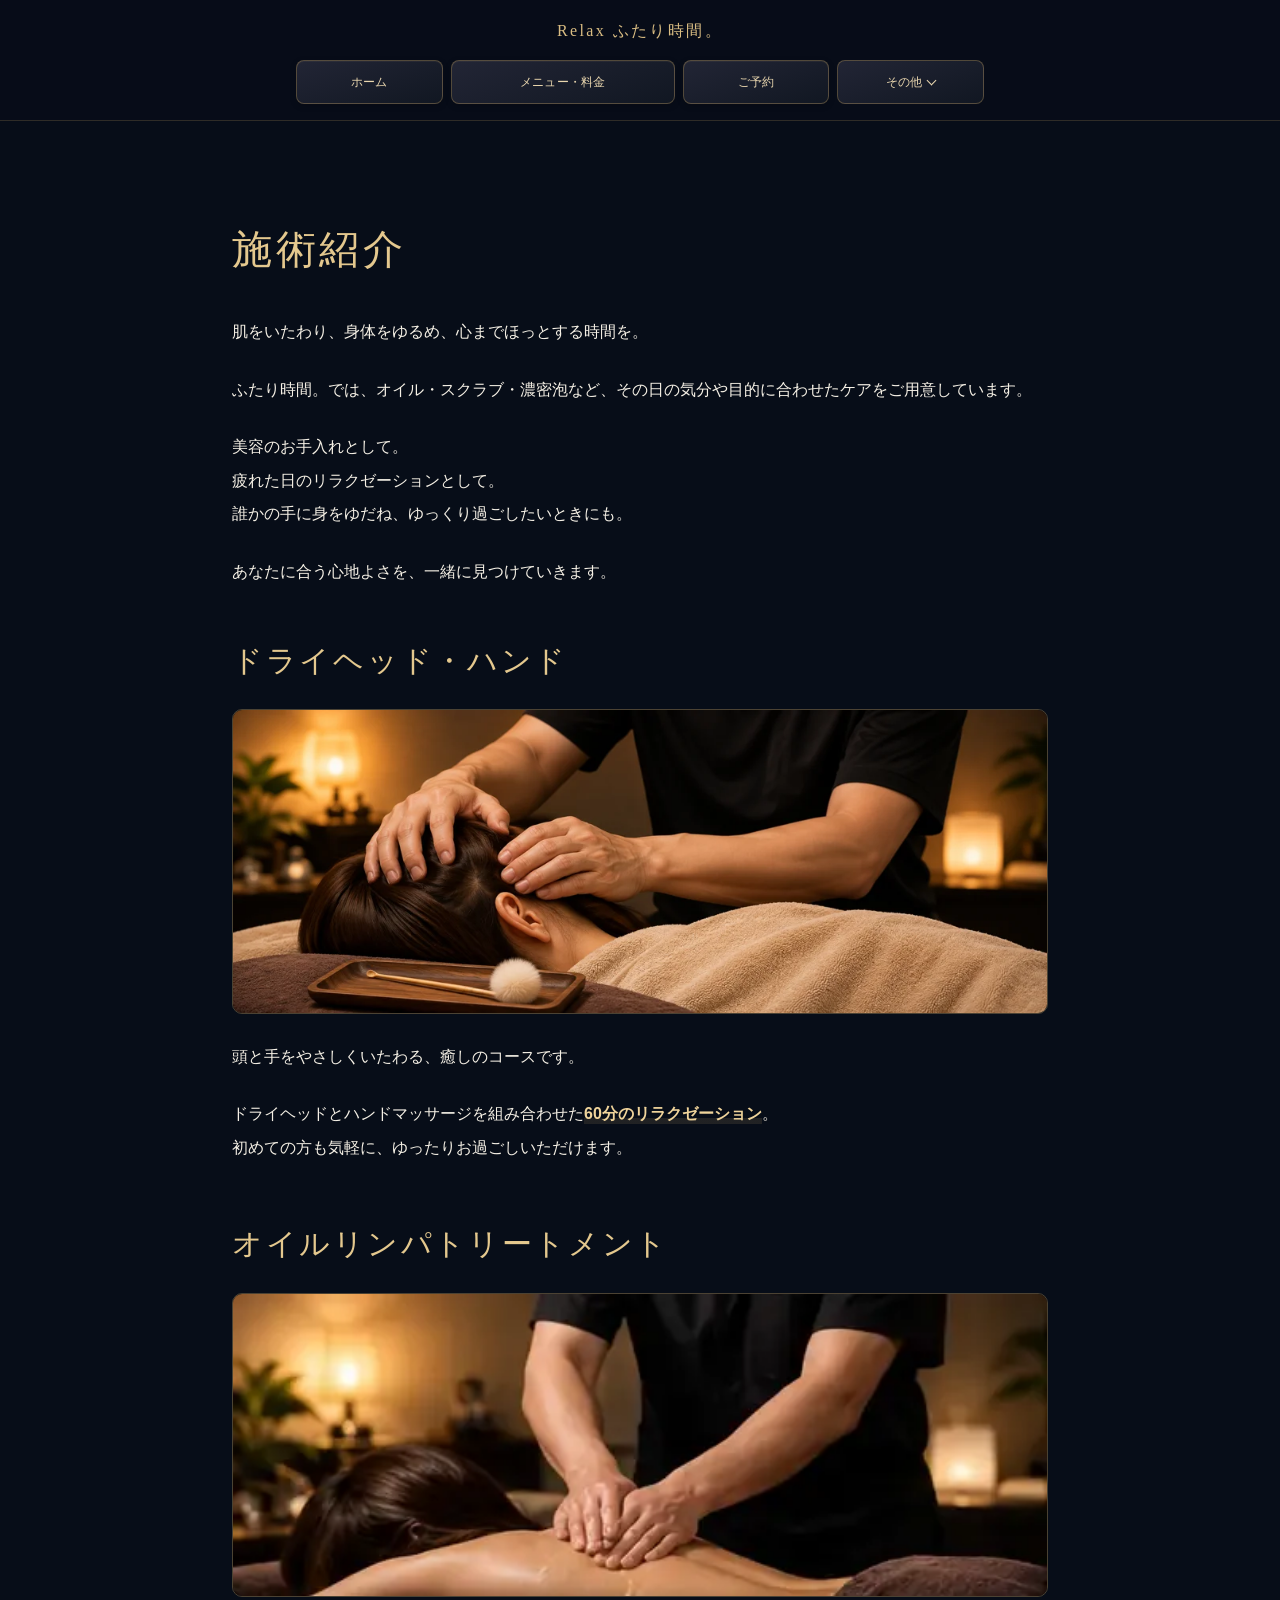
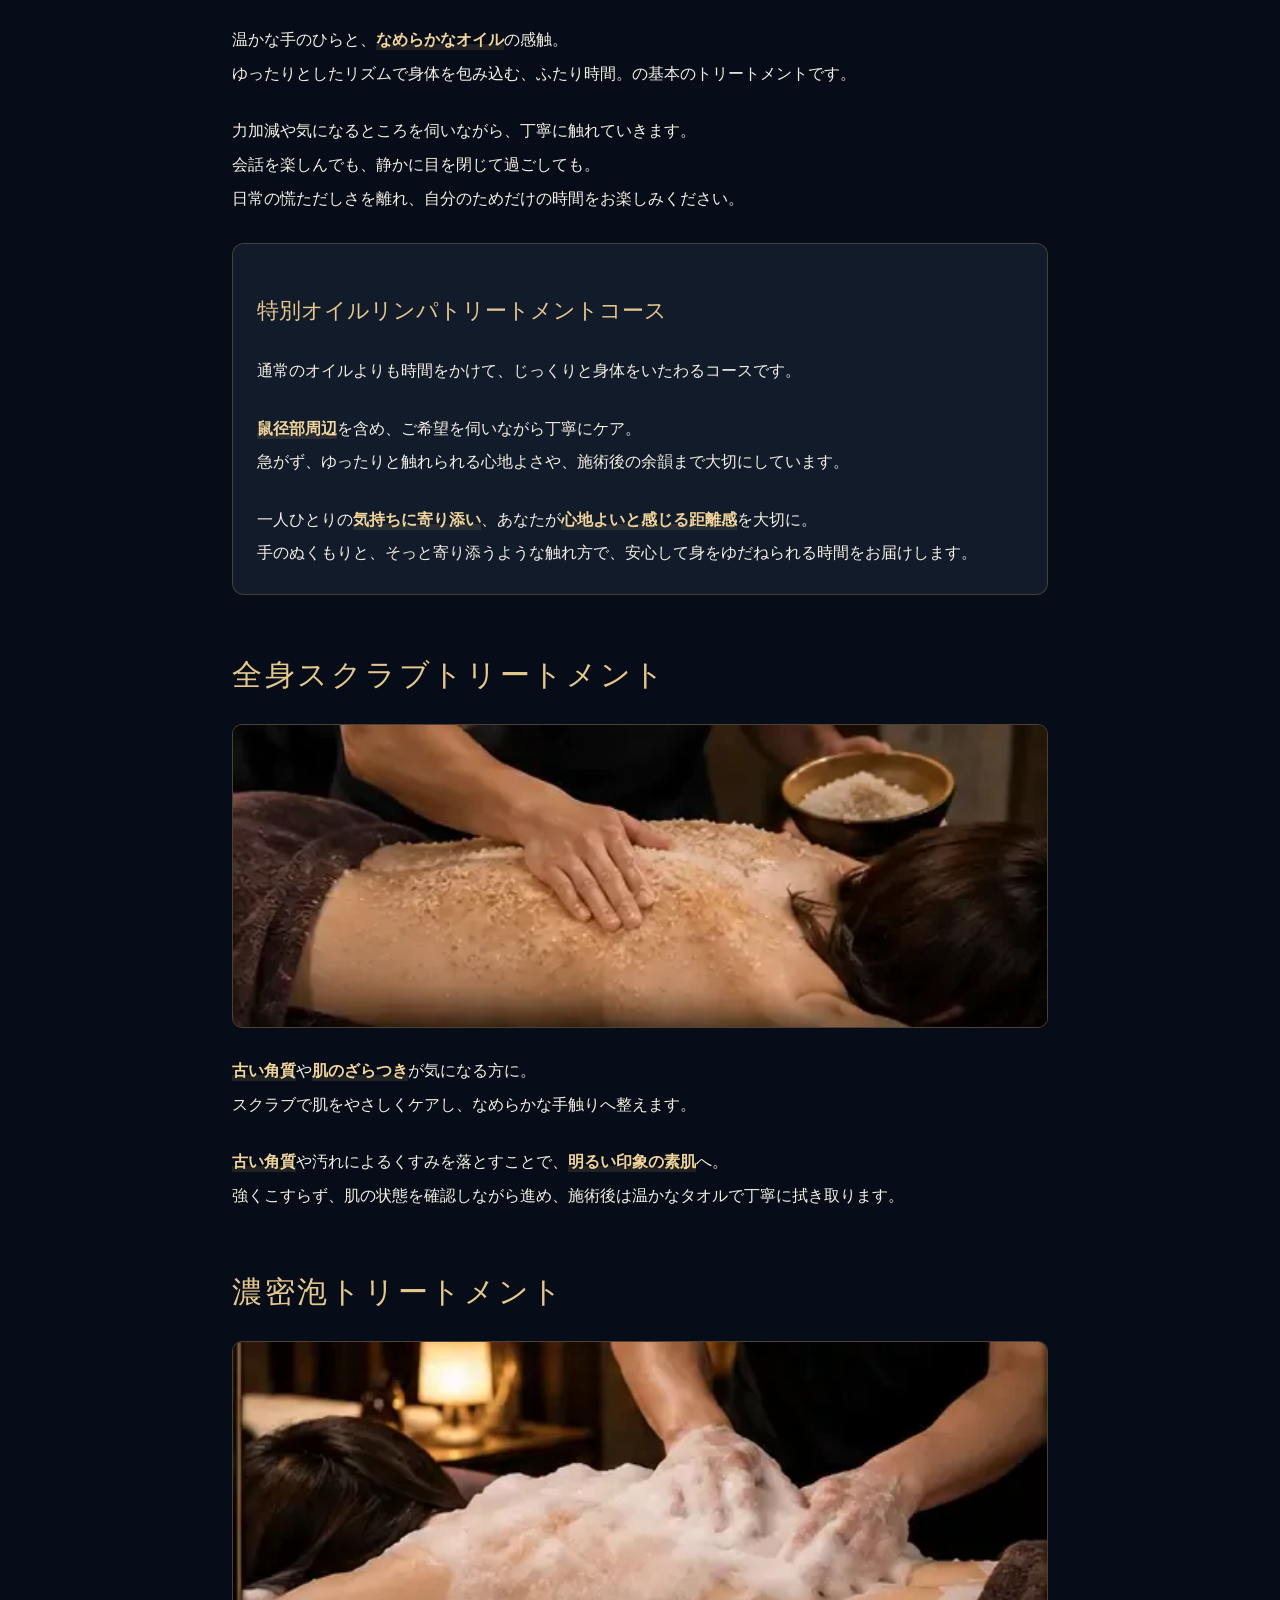
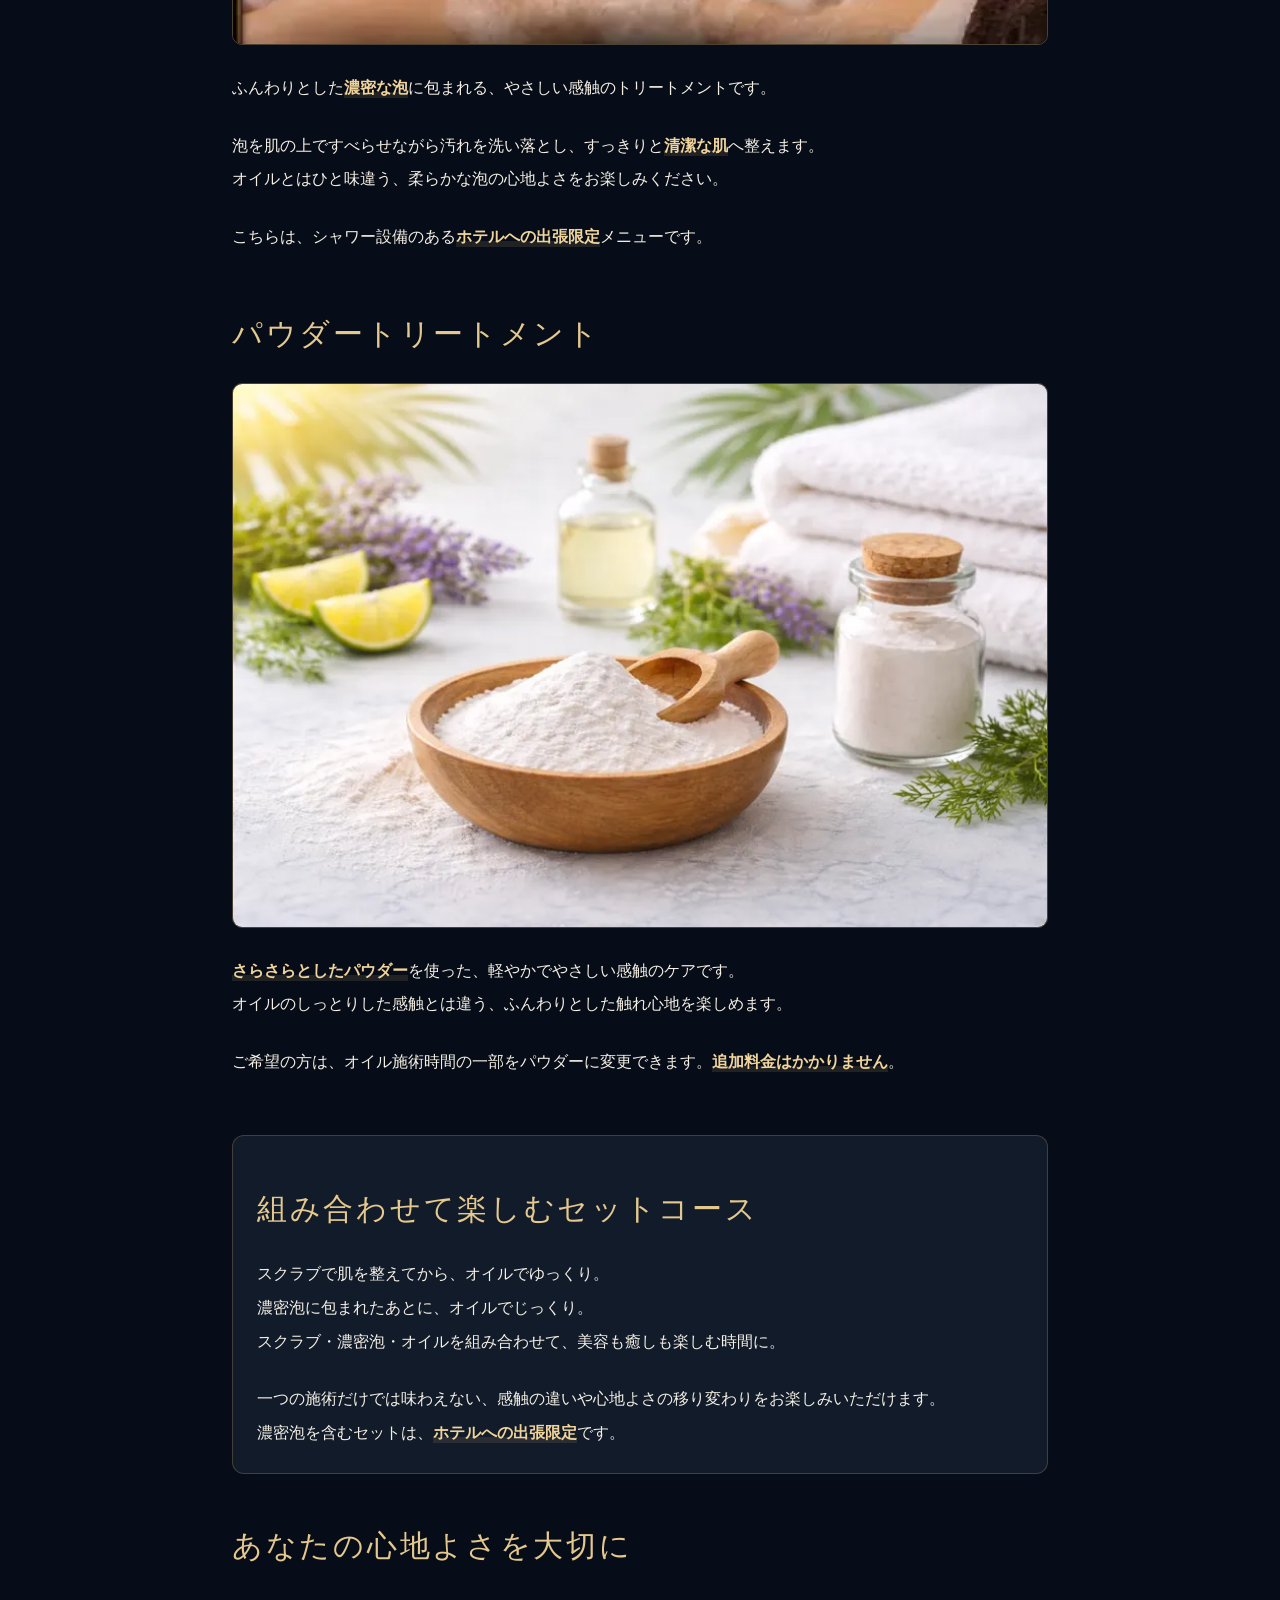
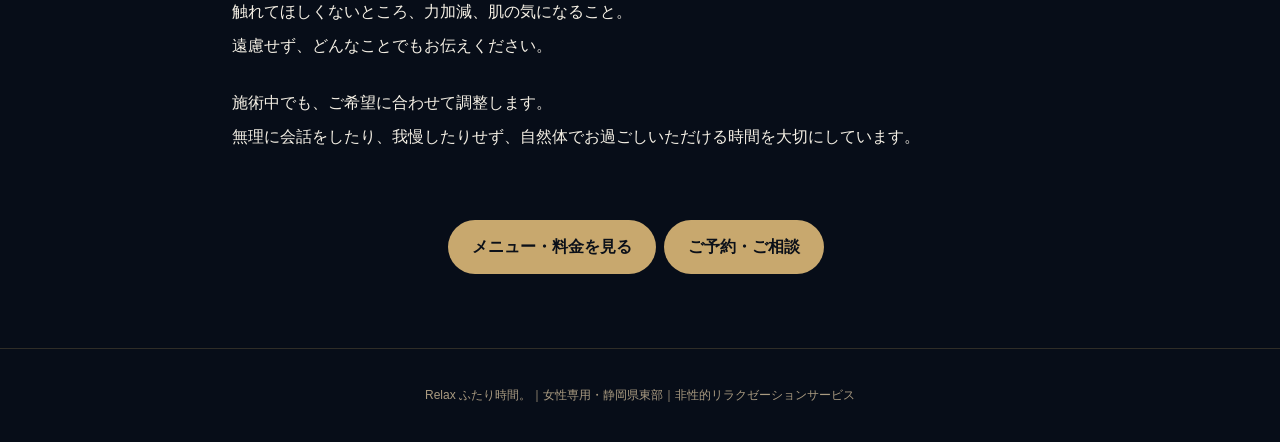
<file: treatment.html>
<!doctype html><html lang="ja"><head><meta charset="utf-8"><meta name="viewport" content="width=device-width,initial-scale=1"><meta name="theme-color" content="#070d18"><meta name="description" content="静岡県東部の女性専用リラクゼーション Relax ふたり時間。男性セラピストによるオイルリンパトリートメントと美容ケア。"><title>施術紹介 | Relax ふたり時間。</title><link rel="stylesheet" href="style.css?v=20261101-compact"><style>.treatment-guide{max-width:860px}.treatment-guide h1{font-size:clamp(28px,5vw,40px);color:#e4c88e}.treatment-guide h2{font-size:clamp(23px,4.5vw,30px);line-height:1.6}.treatment-guide h3{font-family:serif;font-weight:400;color:#e4c88e;font-size:22px}.treatment-guide p{line-height:2.1;margin:0 0 24px}.treatment-intro{margin-bottom:48px}.treatment-section{margin:0 0 56px;scroll-margin-top:150px}.treatment-section figure{margin:20px 0 26px}.treatment-section img{display:block;width:100%;height:auto;border-radius:10px;border:1px solid #a68a576e}.treatment-section figcaption{font-size:12px;color:#baad94;margin-top:8px}.treatment-extra{padding:24px;background:#111b2a;border:1px solid #a68a5755;border-radius:12px;margin:28px 0 48px}.treatment-extra p:last-child{margin-bottom:0}.treatment-actions{text-align:center}@media(max-width:600px){.treatment-guide p{font-size:15px}.treatment-extra{padding:20px 18px}.treatment-section{margin-bottom:42px}}</style><style>main strong.key-point{font-weight:700;color:#f0d49b;background:linear-gradient(transparent 70%,#c8a86e22 70%);padding-bottom:2px}</style></head><body><header><div class="brand">Relax ふたり時間。</div><nav class="compact-nav" aria-label="メインナビゲーション"><a href="index.html">ホーム</a><a href="menu.html">メニュー・料金</a><a href="reservation.html">ご予約</a><details class="nav-more"><summary>その他</summary><div class="nav-more-links"><a href="concept.html">サロンの想い</a><a href="treatment.html" aria-current="page">施術紹介</a><a href="therapist.html">セラピスト</a><a href="flow.html">ご利用の流れ</a><a href="faq.html">よくある質問</a></div></details></nav></header><main class="treatment-guide"><h1>施術紹介</h1><div class="treatment-intro"><p>肌をいたわり、身体をゆるめ、心までほっとする時間を。</p><p>ふたり時間。では、オイル・スクラブ・濃密泡など、その日の気分や目的に合わせたケアをご用意しています。</p><p>美容のお手入れとして。<br>疲れた日のリラクゼーションとして。<br>誰かの手に身をゆだね、ゆっくり過ごしたいときにも。</p><p>あなたに合う心地よさを、一緒に見つけていきます。</p></div><section class="treatment-section" id="head-hand-ear"><h2>ドライヘッド・ハンド</h2><figure><img loading="lazy" src="[data-uri]" alt="ドライヘッド・ハンドコースのヘッドケア風景"></figure><p>頭と手をやさしくいたわる、癒しのコースです。</p><p>ドライヘッドとハンドマッサージを組み合わせた<strong class="key-point">60分のリラクゼーション</strong>。<br>初めての方も気軽に、ゆったりお過ごしいただけます。</p></section><section class="treatment-section" id="oil"><h2>オイルリンパトリートメント</h2><figure><img loading="lazy" src="[data-uri]" alt="通常オイルリンパトリートメント 60分の施術イメージ" width="512" height="190"></figure><p>温かな手のひらと、<strong class="key-point">なめらかなオイル</strong>の感触。<br>ゆったりとしたリズムで身体を包み込む、ふたり時間。の基本のトリートメントです。</p><p>力加減や気になるところを伺いながら、丁寧に触れていきます。<br>会話を楽しんでも、静かに目を閉じて過ごしても。<br>日常の慌ただしさを離れ、自分のためだけの時間をお楽しみください。</p><div class="treatment-extra"><h3>特別オイルリンパトリートメントコース</h3><p>通常のオイルよりも時間をかけて、じっくりと身体をいたわるコースです。</p><p><strong class="key-point">鼠径部周辺</strong>を含め、ご希望を伺いながら丁寧にケア。<br>急がず、ゆったりと触れられる心地よさや、施術後の余韻まで大切にしています。</p><p>一人ひとりの<strong class="key-point">気持ちに寄り添い</strong>、あなたが<strong class="key-point">心地よいと感じる距離感</strong>を大切に。<br>手のぬくもりと、そっと寄り添うような触れ方で、安心して身をゆだねられる時間をお届けします。</p></div></section><section class="treatment-section" id="scrub"><h2>全身スクラブトリートメント</h2><figure><img loading="lazy" src="[data-uri]" alt="全身スクラブ 60分の施術イメージ" width="512" height="190"></figure><p><strong class="key-point">古い角質</strong>や<strong class="key-point">肌のざらつき</strong>が気になる方に。<br>スクラブで肌をやさしくケアし、なめらかな手触りへ整えます。</p><p><strong class="key-point">古い角質</strong>や汚れによるくすみを落とすことで、<strong class="key-point">明るい印象の素肌</strong>へ。<br>強くこすらず、肌の状態を確認しながら進め、施術後は温かなタオルで丁寧に拭き取ります。</p></section><section class="treatment-section" id="foam"><h2>濃密泡トリートメント</h2><figure><img loading="lazy" src="[data-uri]" alt="濃密泡 60分の施術イメージ" width="512" height="190"></figure><p>ふんわりとした<strong class="key-point">濃密な泡</strong>に包まれる、やさしい感触のトリートメントです。</p><p>泡を肌の上ですべらせながら汚れを洗い落とし、すっきりと<strong class="key-point">清潔な肌</strong>へ整えます。<br>オイルとはひと味違う、柔らかな泡の心地よさをお楽しみください。</p><p>こちらは、シャワー設備のある<strong class="key-point">ホテルへの出張限定</strong>メニューです。</p></section><section class="treatment-section" id="powder"><h2>パウダートリートメント</h2><figure><img loading="lazy" src="[data-uri]" alt="白いパウダーと木製スプーン、タオルの写真" width="800" height="533"></figure><p><strong class="key-point">さらさらとしたパウダー</strong>を使った、軽やかでやさしい感触のケアです。<br>オイルのしっとりした感触とは違う、ふんわりとした触れ心地を楽しめます。</p><p>ご希望の方は、オイル施術時間の一部をパウダーに変更できます。<strong class="key-point">追加料金はかかりません</strong>。</p></section><section class="treatment-extra"><h2>組み合わせて楽しむセットコース</h2><p>スクラブで肌を整えてから、オイルでゆっくり。<br>濃密泡に包まれたあとに、オイルでじっくり。<br>スクラブ・濃密泡・オイルを組み合わせて、美容も癒しも楽しむ時間に。</p><p>一つの施術だけでは味わえない、感触の違いや心地よさの移り変わりをお楽しみいただけます。<br>濃密泡を含むセットは、<strong class="key-point">ホテルへの出張限定</strong>です。</p></section><section class="treatment-section"><h2>あなたの心地よさを大切に</h2><p>触れてほしくないところ、力加減、肌の気になること。<br>遠慮せず、どんなことでもお伝えください。</p><p>施術中でも、ご希望に合わせて調整します。<br>無理に会話をしたり、我慢したりせず、自然体でお過ごしいただける時間を大切にしています。</p></section><div class="treatment-actions"><a class="button" href="menu.html">メニュー・料金を見る</a><a class="button" href="reservation.html">ご予約・ご相談</a></div></main><footer>Relax ふたり時間。｜女性専用・静岡県東部｜非性的リラクゼーションサービス</footer></body></html>
</file>
<file: style.css>
*{box-sizing:border-box}body{margin:0;background:#070d18;color:#f5f0e5;font-family:-apple-system,BlinkMacSystemFont,"Hiragino Kaku Gothic ProN",sans-serif;line-height:1.9}a{color:inherit}header{position:sticky;top:0;background:#080d19ee;backdrop-filter:blur(12px);z-index:10;border-bottom:1px solid #9d825044}nav{display:flex;flex-wrap:wrap;gap:14px;justify-content:center;padding:14px}nav a{text-decoration:none;font-size:11px;letter-spacing:.12em;color:#d9c49a}.brand{text-align:center;padding:16px 0 0;font-family:serif;letter-spacing:.15em;color:#d9bd83}.hero{min-height:68vh;display:grid;place-content:center;text-align:center;padding:70px 22px;background:radial-gradient(ellipse at 52% 10%,#b6a47b55,transparent 22%),linear-gradient(180deg,#111c31 0%,#071321 58%,#0c2636 100%);position:relative;overflow:hidden}.moon{width:120px;height:120px;border-radius:50%;background:#f3e5bf;box-shadow:0 0 70px #ead9a799;margin:0 auto 32px}.hero:after{content:'〰  🐋  〰';position:absolute;bottom:30px;left:0;right:0;color:#b4c9d1;font-size:42px;opacity:.7}.eyebrow{color:#d9bd83;letter-spacing:.25em;font-size:12px}h1,h2{font-family:serif;font-weight:400;letter-spacing:.09em}h1{font-size:clamp(30px,6vw,52px)}h2{font-size:29px;color:#e4c88e}main{max-width:920px;margin:auto;padding:64px 22px;min-height:55vh}.lead{font-size:18px;color:#e2d6bf}.panel{background:#111b2a;border:1px solid #9e845044;border-radius:12px;padding:24px;margin:20px 0}.price{display:flex;justify-content:space-between;gap:12px;border-bottom:1px solid #78694a66;padding:14px 0}.price strong{color:#edce91;white-space:nowrap}.button{display:inline-block;background:#c8a86e;color:#0b1019;text-decoration:none;padding:12px 24px;border-radius:30px;font-weight:bold;margin:10px 8px 10px 0}footer{text-align:center;padding:35px;color:#aa9b81;border-top:1px solid #9d825044;font-size:12px}.note{font-size:13px;color:#c8bea9}@media(max-width:500px){nav{gap:10px}nav a{font-size:10px}.price{font-size:14px}main{padding:42px 18px}}
/* 日本語メニュー・施術画像 */
.menu-grid{display:grid;grid-template-columns:repeat(2,minmax(0,1fr));gap:20px;margin:20px 0 42px}.menu-card{background:#121b29;border:1px solid #a98c5a66;border-radius:13px;overflow:hidden}.menu-card img{display:block;width:100%;height:205px;object-fit:cover;background:#222c37}.menu-info{padding:18px}.menu-info h3{font-family:serif;font-weight:400;font-size:18px;color:#ebd49e;margin:0 0 10px}.menu-info strong{font-size:21px;color:#f0cd89}.menu-info p{color:#d5c9b5;font-size:13px;line-height:1.85;margin:12px 0 0}nav{row-gap:8px}nav a{letter-spacing:0}@media(max-width:610px){.menu-grid{grid-template-columns:1fr;gap:18px}.menu-card img{height:210px}.menu-info{padding:17px}nav{gap:9px}nav a{font-size:10px}.brand{font-size:19px}}

/* オリジナル施術画像：黒い施術着、入れ墨なし、落ち着いた室内 */
.treatment-photo{display:block;width:100%;height:210px;background-image:url('images/menu-treatments.jpg');background-repeat:no-repeat;background-size:300% 300%;background-color:#241c17;filter:saturate(.9) contrast(1.04)}
.photo-1{background-position:0% 0%}.photo-2{background-position:50% 0%}.photo-3{background-position:100% 0%}.photo-4{background-position:0% 50%}.photo-5{background-position:50% 50%}.photo-6{background-position:100% 50%}.photo-7{background-position:0% 100%}.photo-8{background-position:50% 100%}.photo-9{background-position:100% 100%}

/* 施術写真の見せ方：顔より手元と施術部位を中心に、落ち着いた室内の雰囲気 */
.menu-card{background:linear-gradient(150deg,#161310,#080c13);border:1px solid #b99a5a77;border-radius:5px;box-shadow:0 12px 30px #0005}.menu-card img{height:250px;object-fit:cover;object-position:center 72%;filter:brightness(.77) saturate(.78) sepia(.12) contrast(1.09);transform:scale(1.18);transform-origin:center 75%}.menu-card{isolation:isolate}.menu-card img{clip-path:inset(0)}.menu-info{position:relative;z-index:1;background:#0d1017}.menu-info h3{font-size:19px}.menu-info strong{font-family:serif;font-size:25px;color:#edcf95}@media(max-width:610px){.menu-card img{height:240px}}

/* トップ：月光と潮吹きクジラを背景にしたヒーロー */
.hero{min-height:64vh;isolation:isolate;background:radial-gradient(circle at 78% 24%,#f7dfad 0 5%,#f7dfad55 6%,transparent 18%),radial-gradient(ellipse at 70% 25%,#3b527c 0%,transparent 56%),linear-gradient(165deg,#091326 4%,#18385b 58%,#0a2738 100%)}
.hero:after{content:'';position:absolute;inset:auto -5% -12% -5%;height:38%;background:repeating-radial-gradient(ellipse at 50% 100%,#5b94ad66 0 2px,transparent 3px 27px);opacity:.55;pointer-events:none;z-index:-1}
.hero-whale{position:absolute;left:8%;top:17%;font-size:clamp(130px,26vw,340px);line-height:1;opacity:.36;transform:rotate(-13deg);filter:grayscale(1) sepia(.45) hue-rotate(165deg) brightness(1.3);z-index:-1}
.hero-whale .spout{position:absolute;font-size:clamp(22px,4vw,50px);left:50%;top:-4%;color:#d6e9f3;transform:rotate(13deg)}
.hero h1{font-size:clamp(17px,4.2vw,48px);white-space:nowrap;letter-spacing:.025em;text-shadow:0 3px 18px #000b}
@media(max-width:600px){.hero{min-height:60vh;padding:72px 12px}.hero-whale{left:-12%;top:24%;font-size:230px;opacity:.29}.hero h1{font-size:clamp(16px,5vw,28px)}}

/* 夜の海と潮吹きクジラのオリジナル背景 */
.hero{background:linear-gradient(90deg,#07172c99,#07172c33 55%,#07172c77),url('images/whale-hero.svg') center 48%/cover no-repeat;min-height:65vh}
.hero:after{content:none}.hero h1{position:relative;z-index:1;white-space:nowrap;font-size:clamp(17px,4vw,48px);text-shadow:0 3px 18px #000}.hero p,.hero .eyebrow{position:relative;z-index:1;text-shadow:0 2px 12px #000}
@media(max-width:600px){.hero{background-position:37% center;min-height:58vh}.hero h1{font-size:clamp(16px,4.9vw,27px)}}

/* ご予約・ご相談：見出し直下に2つの予約先 */
.home-booking{text-align:center;padding:35px 12px 40px;margin:40px 0;background:linear-gradient(160deg,#182b41,#101a2b);border:1px solid #b99a5a66;border-radius:16px}.home-booking h2{margin:0 0 8px}.home-booking p{margin:0 0 14px}.booking-links{display:flex;justify-content:center;gap:12px;flex-wrap:wrap}.booking-links .button{min-width:220px;margin:4px}
@media(max-width:600px){.booking-links{flex-direction:column;align-items:stretch}.booking-links .button{width:100%;min-width:0}}

/* 画像を背景扱いせず直接表示し、スマホでもクジラを隠さない */
.hero{display:flex;flex-direction:column;justify-content:center;align-items:center;min-height:0;padding:0 0 35px;background:#0b1b31;overflow:hidden}.hero-art{display:block;width:100%;height:auto;max-height:650px;object-fit:contain;position:relative;z-index:0}.hero-copy{width:100%;position:relative;z-index:1;padding:20px 12px 5px;text-align:center;background:linear-gradient(180deg,#0b1b31,#102c45)}.hero-copy h1{white-space:nowrap;font-size:clamp(16px,4.7vw,48px);margin:8px 0}.hero-copy p{margin:8px 0}.hero:after{display:none}
@media(max-width:600px){.hero{min-height:0;padding:0 0 20px}.hero-art{max-height:none}.hero-copy{padding:18px 8px 5px}}

/* トップ背景写真と前面の文章 */
.hero{display:grid;place-items:center;isolation:isolate;min-height:560px;min-height:70svh;padding:72px 22px;background:#070d18}
.hero-art{position:absolute;inset:0;z-index:0;width:100%;height:100%;max-height:none;object-fit:cover;object-position:center 52%}
.hero::before{content:"";position:absolute;inset:0;z-index:1;background:linear-gradient(180deg,rgba(3,9,17,.18),rgba(3,9,17,.40) 50%,rgba(3,9,17,.62));pointer-events:none}
.hero-copy{position:relative;z-index:2;width:100%;padding:24px 0;background:none;text-shadow:0 2px 12px #000,0 0 28px #000}
.hero-copy .eyebrow{color:#f4dbab}.hero-copy h1{color:#fff8e9}.hero-copy p{color:#fff8ee}
@media(max-width:600px){.hero{min-height:520px;min-height:68svh;padding:64px 12px}.hero-art{object-position:57% center}.hero-copy{padding:20px 0}.hero-copy p{font-size:14px}}

/* hero-copy-bottom-20261031: 文章を写真内の下端に配置 */
.hero .hero-copy{position:absolute;inset:auto 0 12px;width:100%;padding:0 16px;z-index:2}
.hero .hero-copy h1{margin:4px 0;line-height:1.4}
.hero .hero-copy p{margin:4px 0 0;line-height:1.6}
.hero .hero-copy .eyebrow{line-height:1.5}
@media(max-width:600px){.hero .hero-copy{bottom:10px;padding:0 12px}.hero .hero-copy .eyebrow{font-size:10px}.hero .hero-copy p{font-size:13px}}

/* restored-whale-20261031: 元のクジラ位置と画像内の一つの月 */
@media(max-width:600px){.hero .hero-art{object-position:57% center}}
@media(max-width:360px){.hero .hero-art{object-position:65% center}}

/* page-navigation-buttons-20261101 */
header nav,footer nav{gap:8px;max-width:1100px;margin:0 auto;padding:14px 16px 16px}
header nav a,footer nav a{display:inline-flex;align-items:center;justify-content:center;min-height:44px;padding:9px 15px;border:1px solid #a68a576e;border-radius:8px;background:linear-gradient(160deg,#222535,#111722);box-shadow:0 2px 6px #0003,inset 0 1px 0 #f5d99b0d;color:#ead7af;font-size:12px;line-height:1.5;letter-spacing:.02em;text-align:center;text-decoration:none;transition:background .18s,border-color .18s,color .18s}
header nav a:hover,footer nav a:hover{background:#343023;border-color:#d4b77c;color:#fff3d7}
header nav a:focus-visible,footer nav a:focus-visible{outline:2px solid #f0d6a0;outline-offset:3px}
header nav a:active,footer nav a:active{background:#473b29}
@media(max-width:600px){header nav,footer nav{gap:6px;padding:12px 10px}header nav a,footer nav a{flex:1 1 calc(25% - 6px);min-width:0;min-height:44px;padding:7px 5px;font-size:11px;letter-spacing:0}}

/* compact-navigation-20261101 */
header nav.compact-nav{display:grid;grid-template-columns:.85fr 1.3fr .85fr .85fr;position:relative;max-width:720px;gap:8px}
header .compact-nav>a,header .nav-more>summary{display:flex;align-items:center;justify-content:center;min-height:44px;margin:0;padding:8px 6px;border:1px solid #a68a576e;border-radius:8px;background:linear-gradient(160deg,#222535,#111722);color:#ead7af;font:inherit;font-size:12px;line-height:1.5;text-align:center;text-decoration:none;cursor:pointer}
header .nav-more{min-width:0}
header .nav-more>summary{list-style:none;gap:6px}
header .nav-more>summary::-webkit-details-marker{display:none}
header .nav-more>summary::after{content:"";width:6px;height:6px;border-right:1px solid currentColor;border-bottom:1px solid currentColor;transform:rotate(45deg);margin-top:-3px}
header .nav-more[open]>summary::after{transform:rotate(225deg);margin-top:3px}
header .nav-more[open]>summary,header .compact-nav a[aria-current="page"]{background:#403725;border-color:#d4b77c;color:#fff3d7}
header .nav-more>summary:focus-visible{outline:2px solid #f0d6a0;outline-offset:3px}
header .nav-more-links{position:absolute;right:16px;top:calc(100% - 8px);width:min(280px,calc(100% - 32px));display:grid;gap:6px;padding:12px;background:#0d1421;border:1px solid #a68a5780;border-radius:12px;box-shadow:0 14px 32px #0009;z-index:20}
header .nav-more-links a{justify-content:flex-start;padding:11px 14px;font-size:13px}
@media(max-width:600px){header nav.compact-nav{gap:6px;padding:12px 10px}header .compact-nav>a,header .nav-more>summary{font-size:11px;letter-spacing:0}.nav-more-links{max-height:65svh;overflow-y:auto}}
</file>
